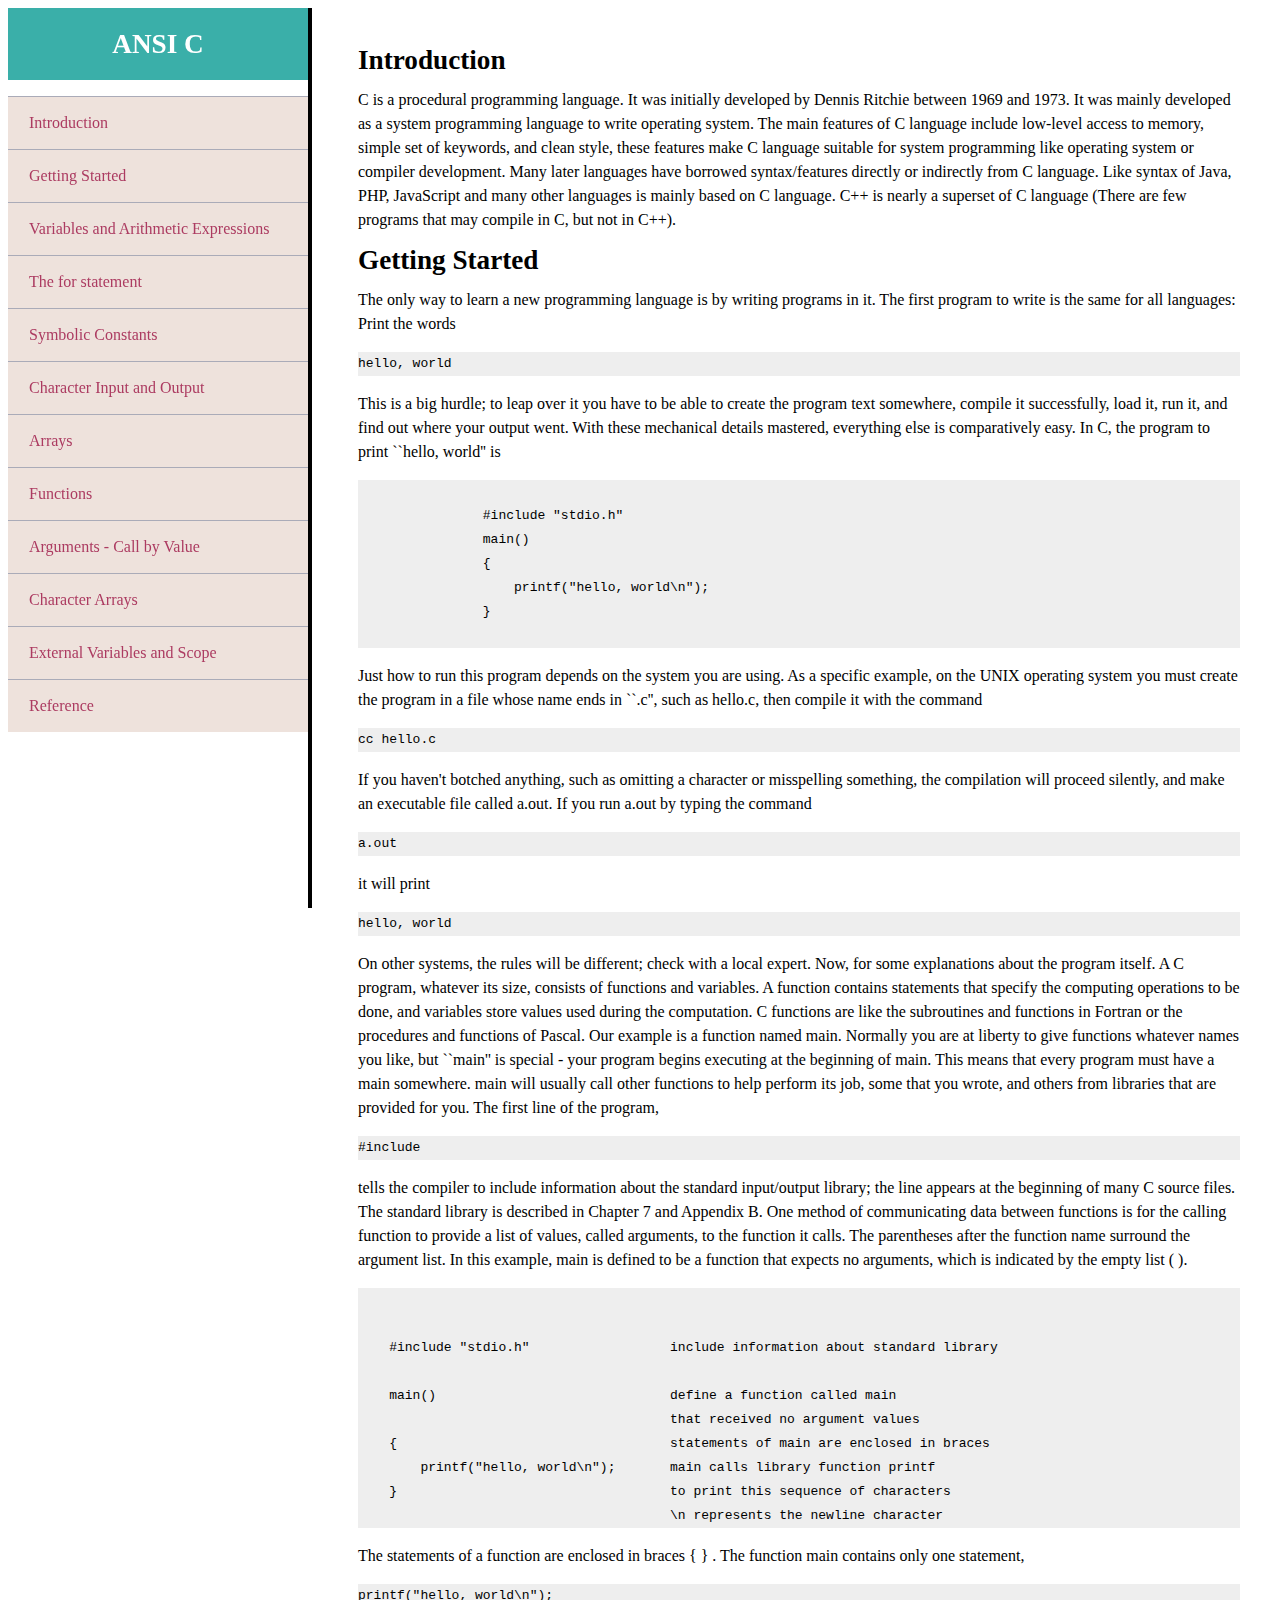
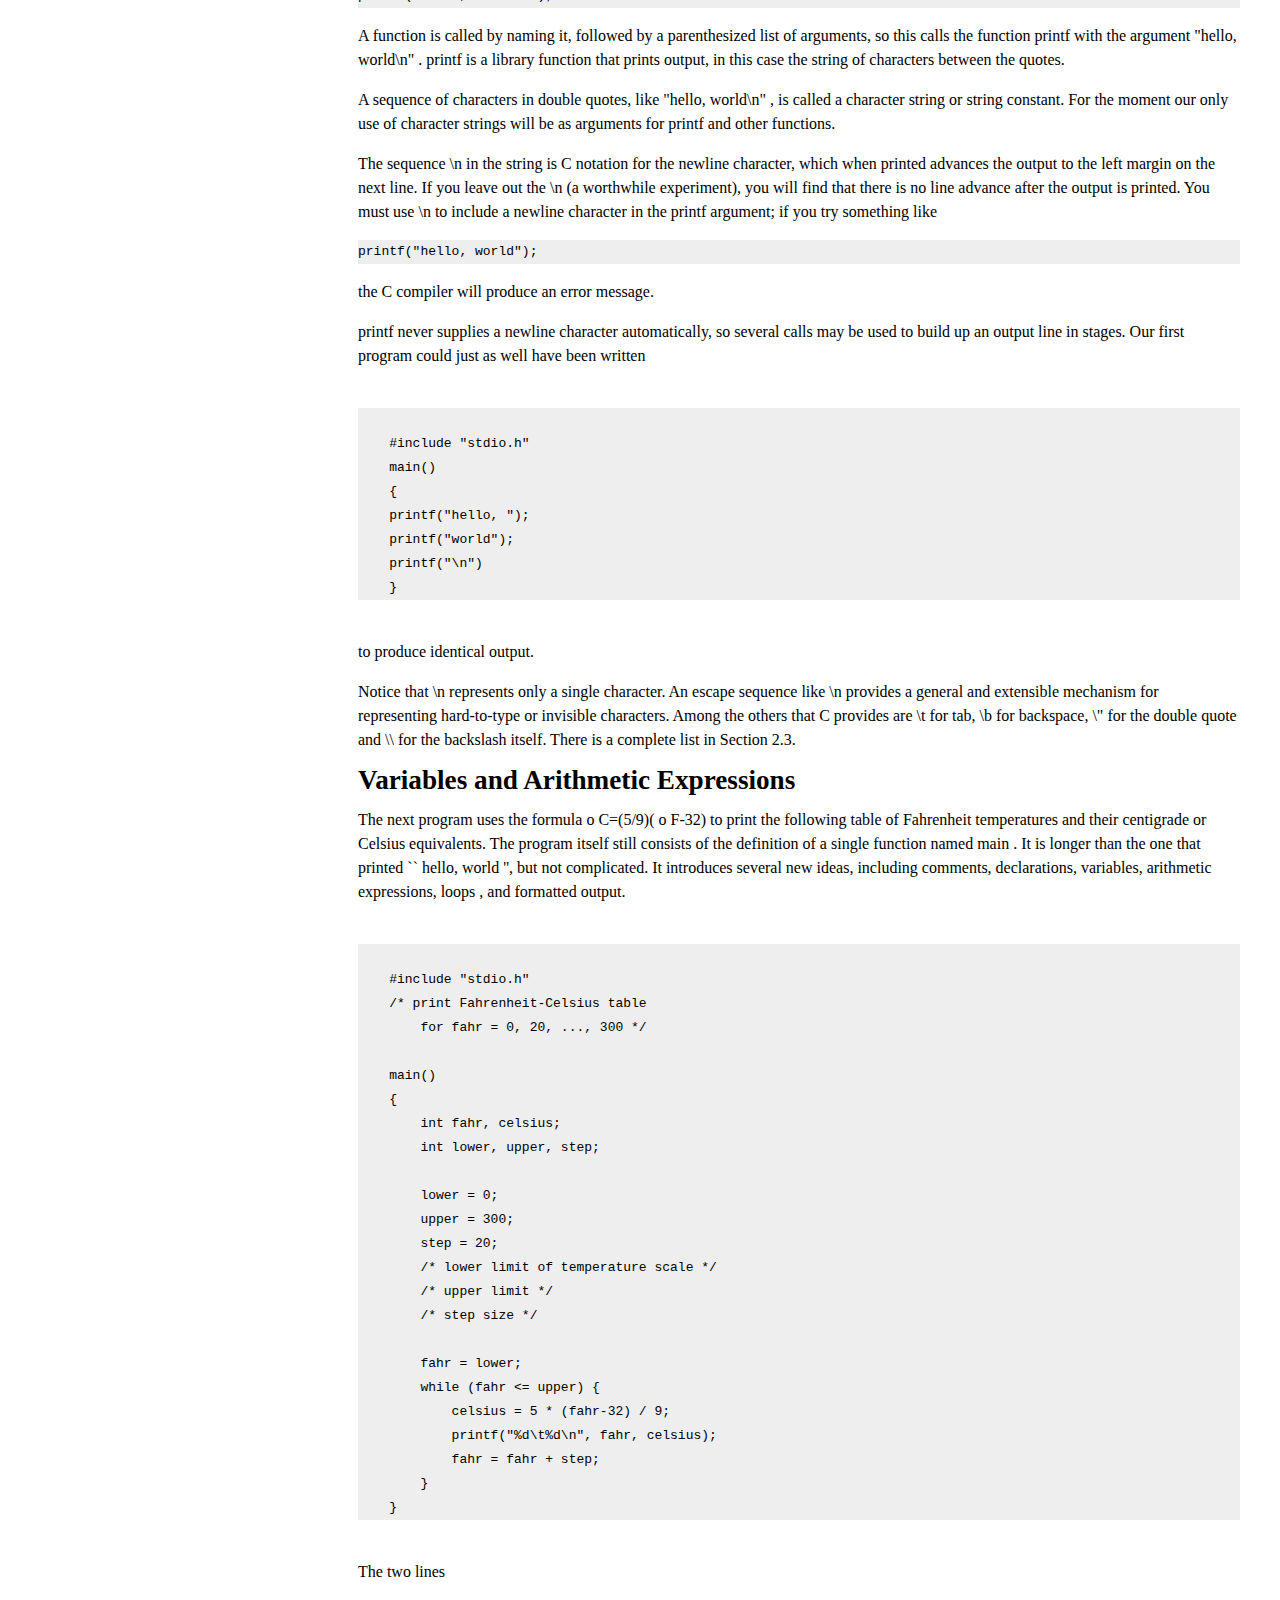
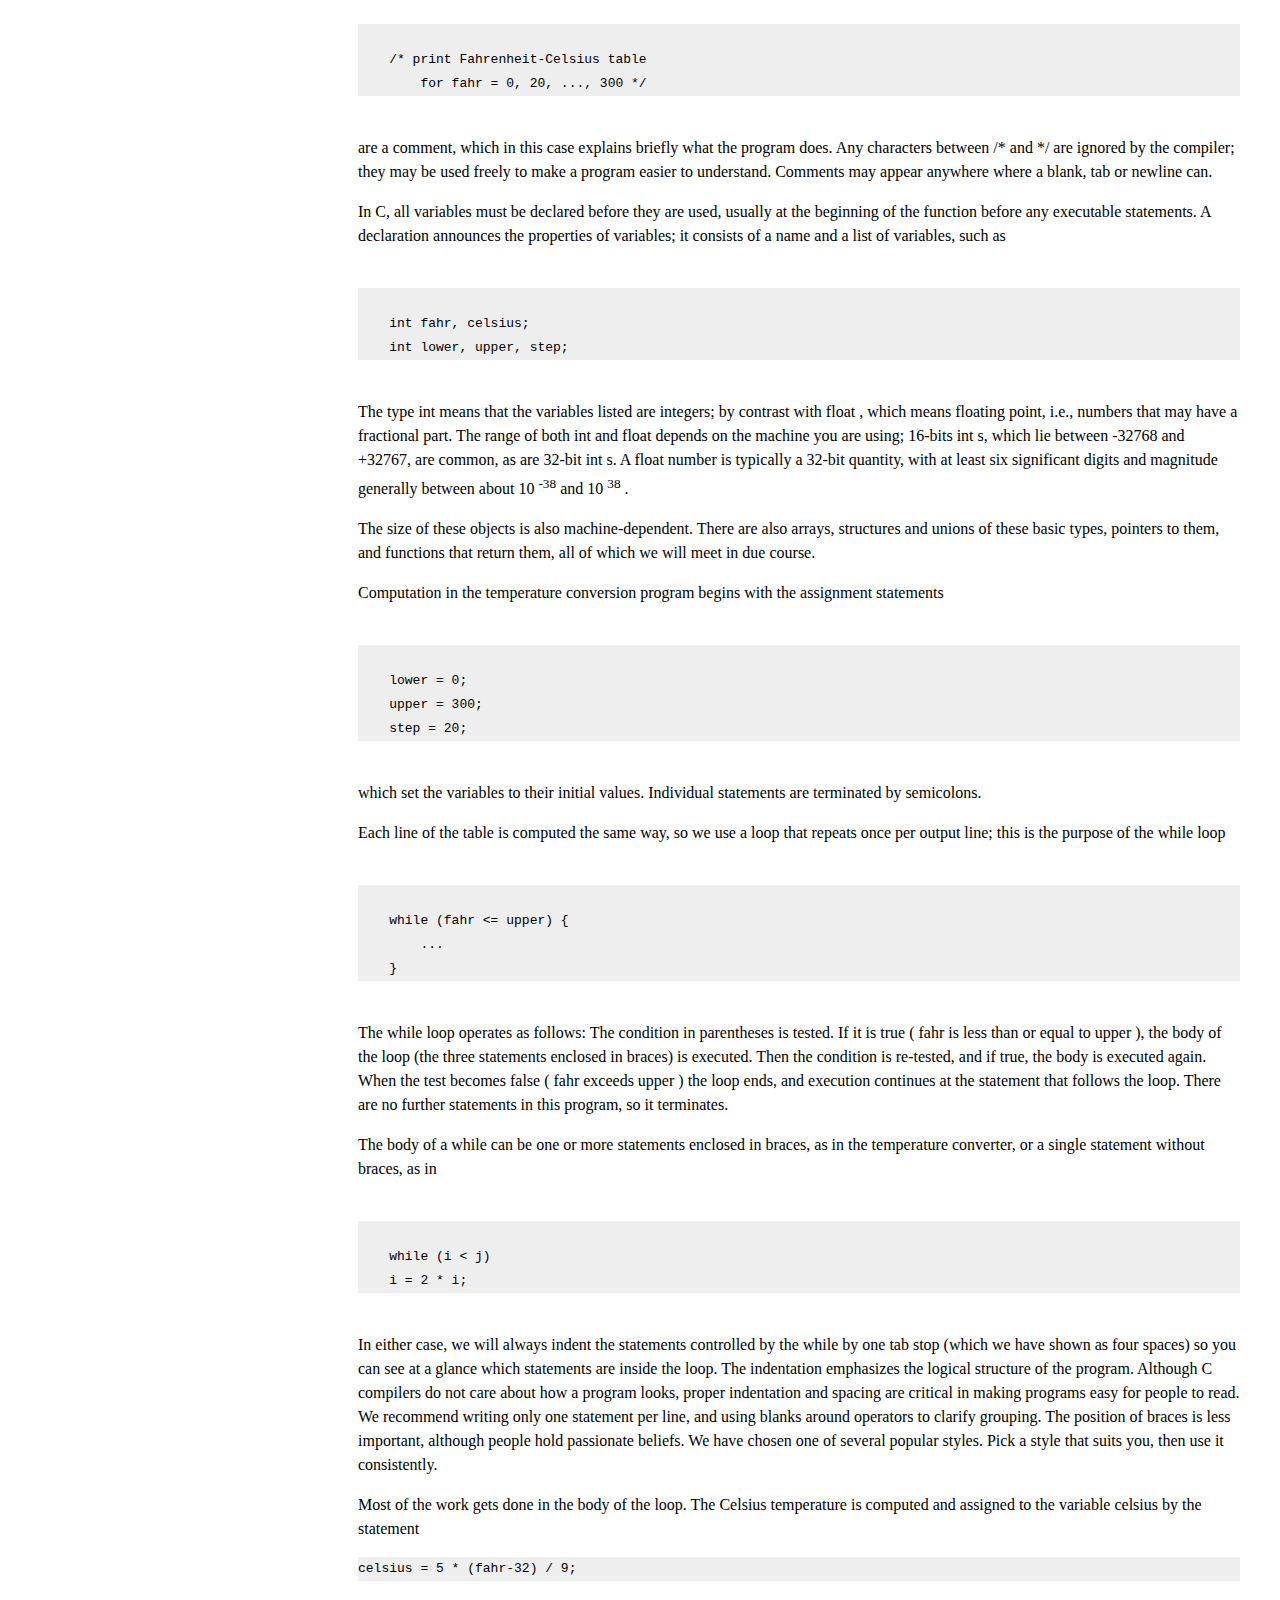
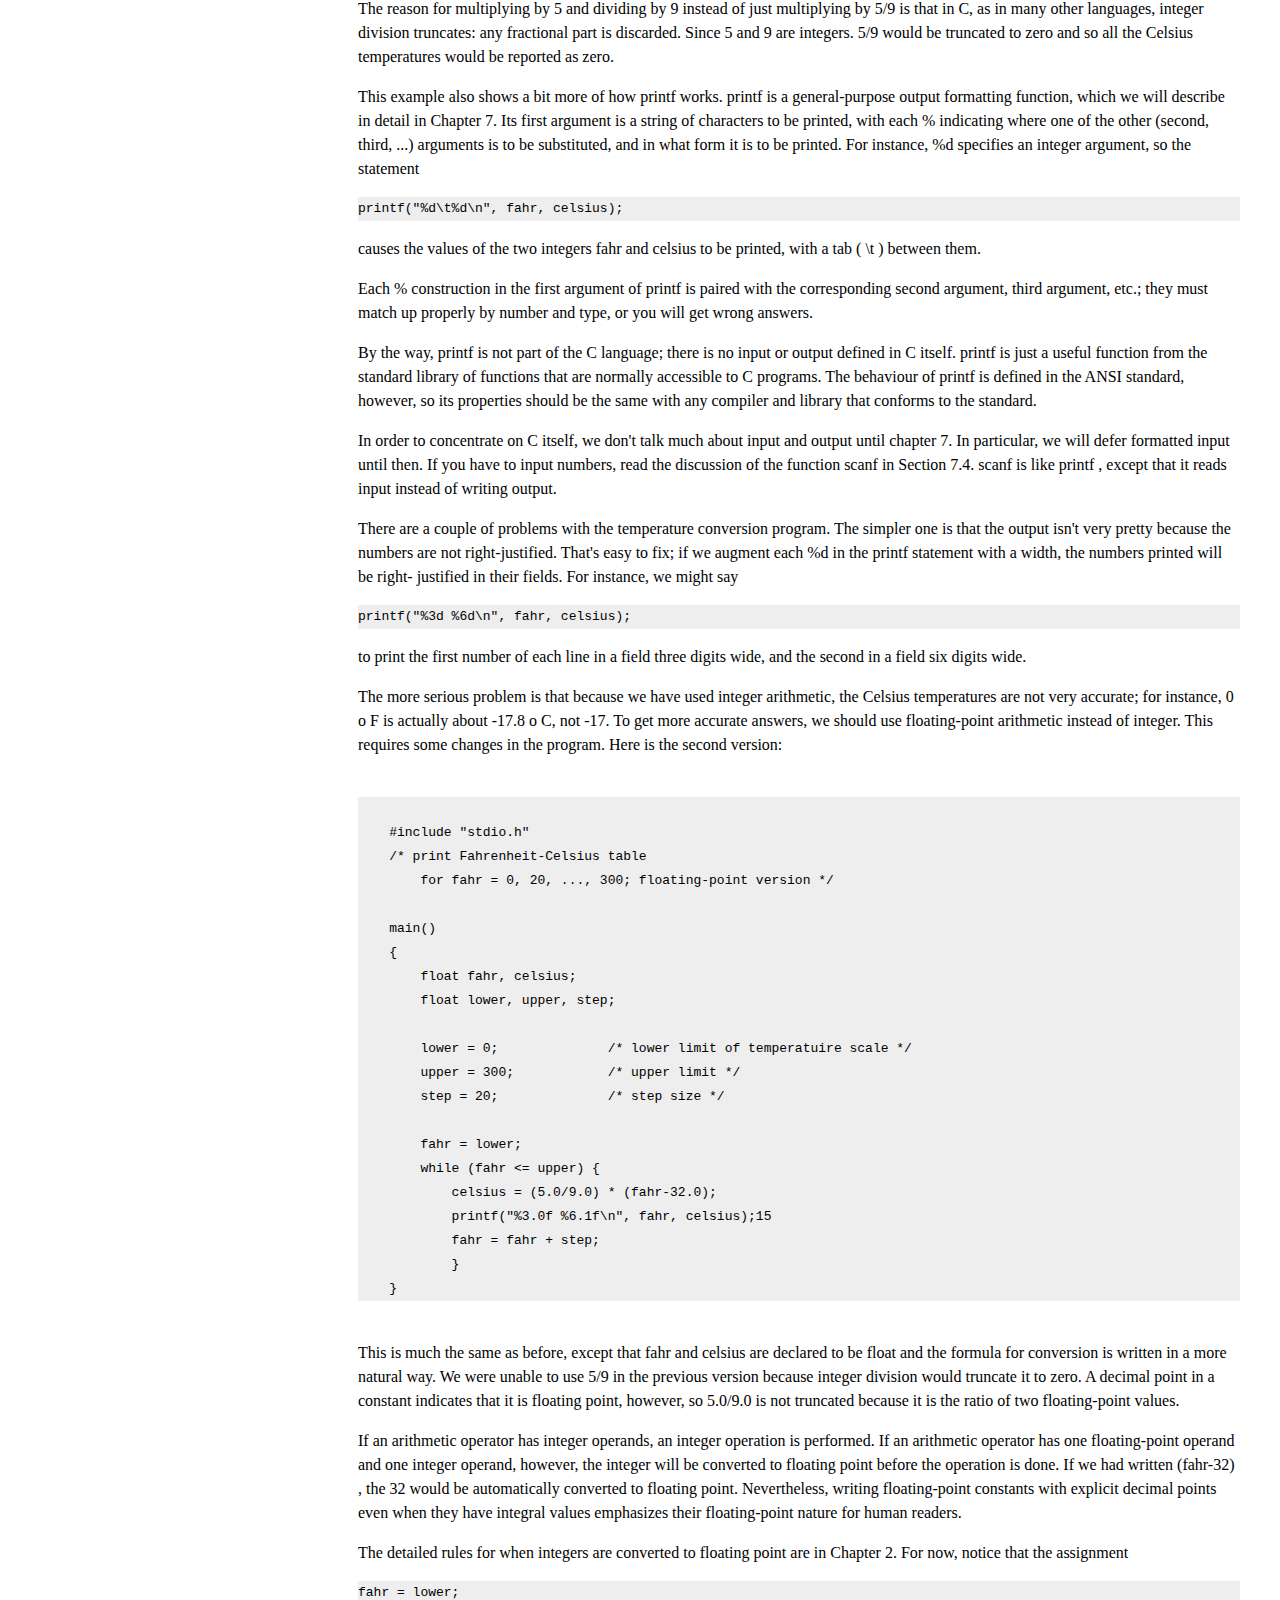
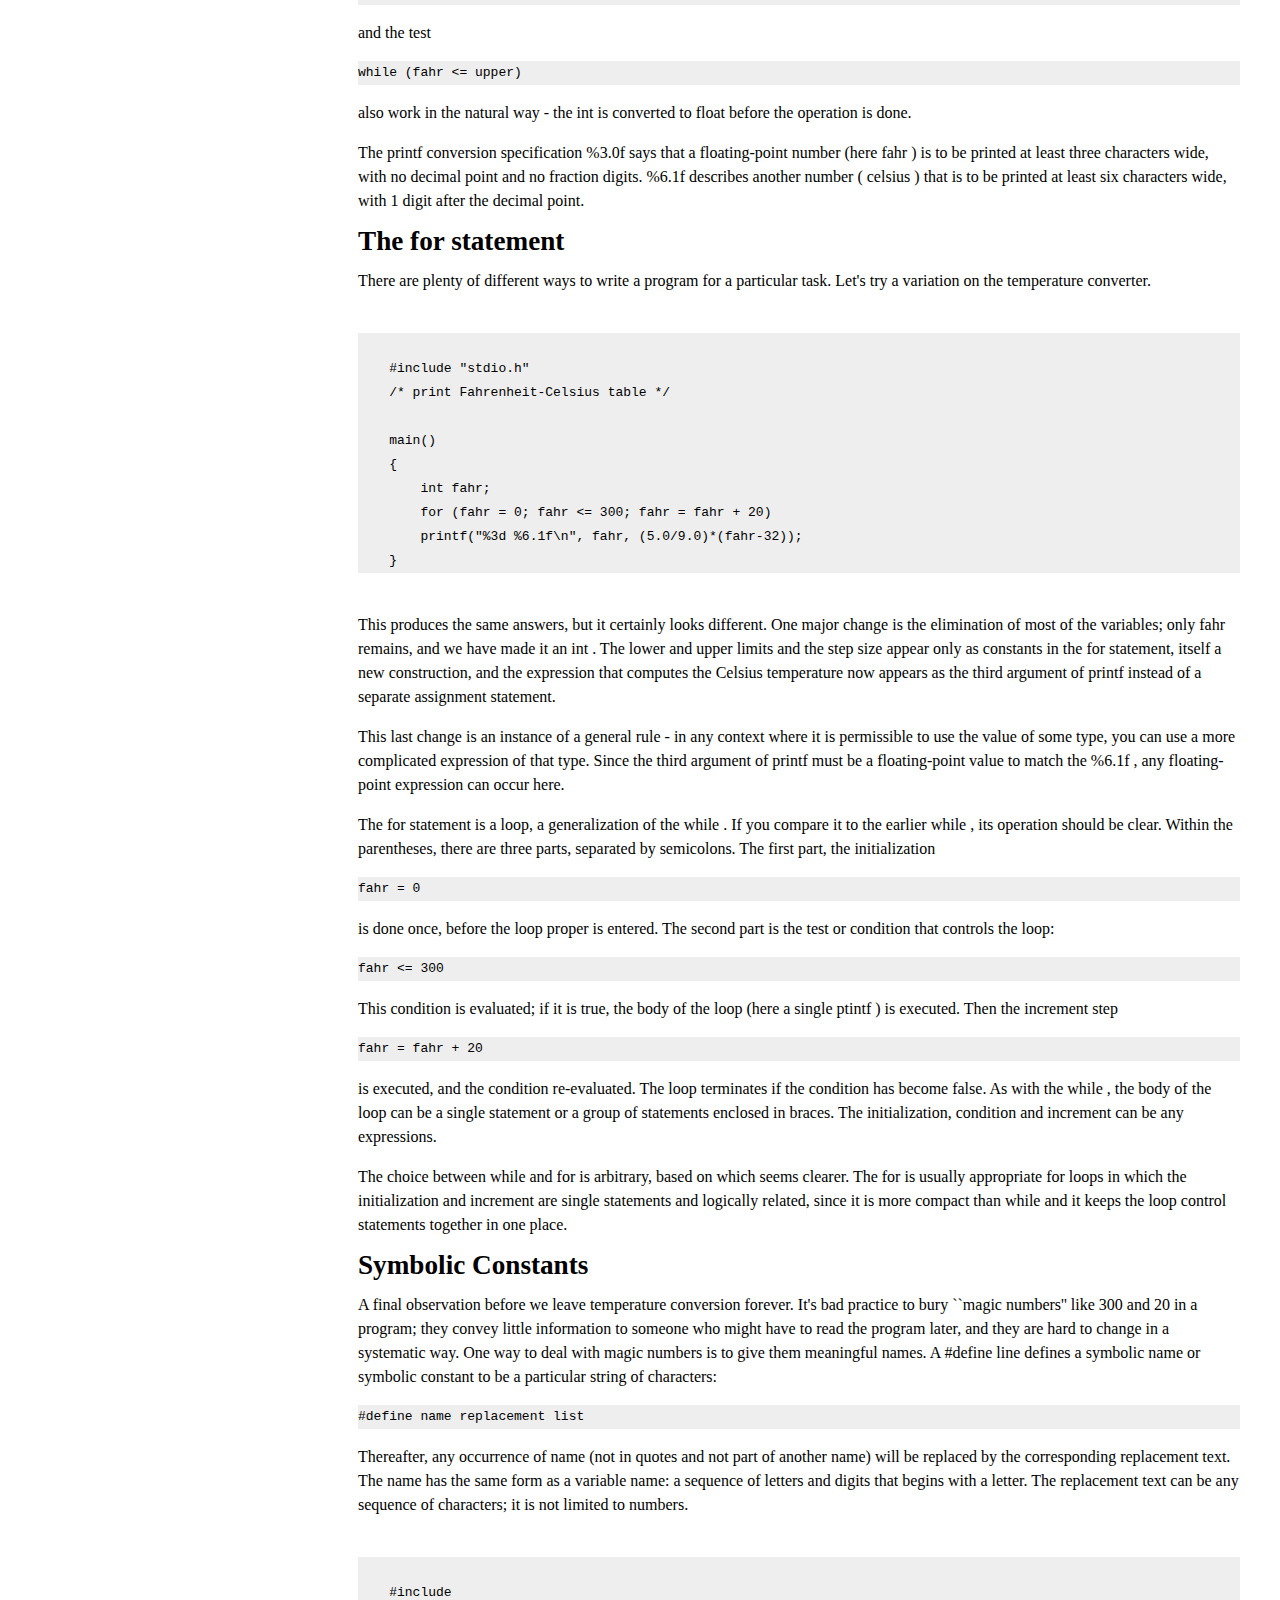
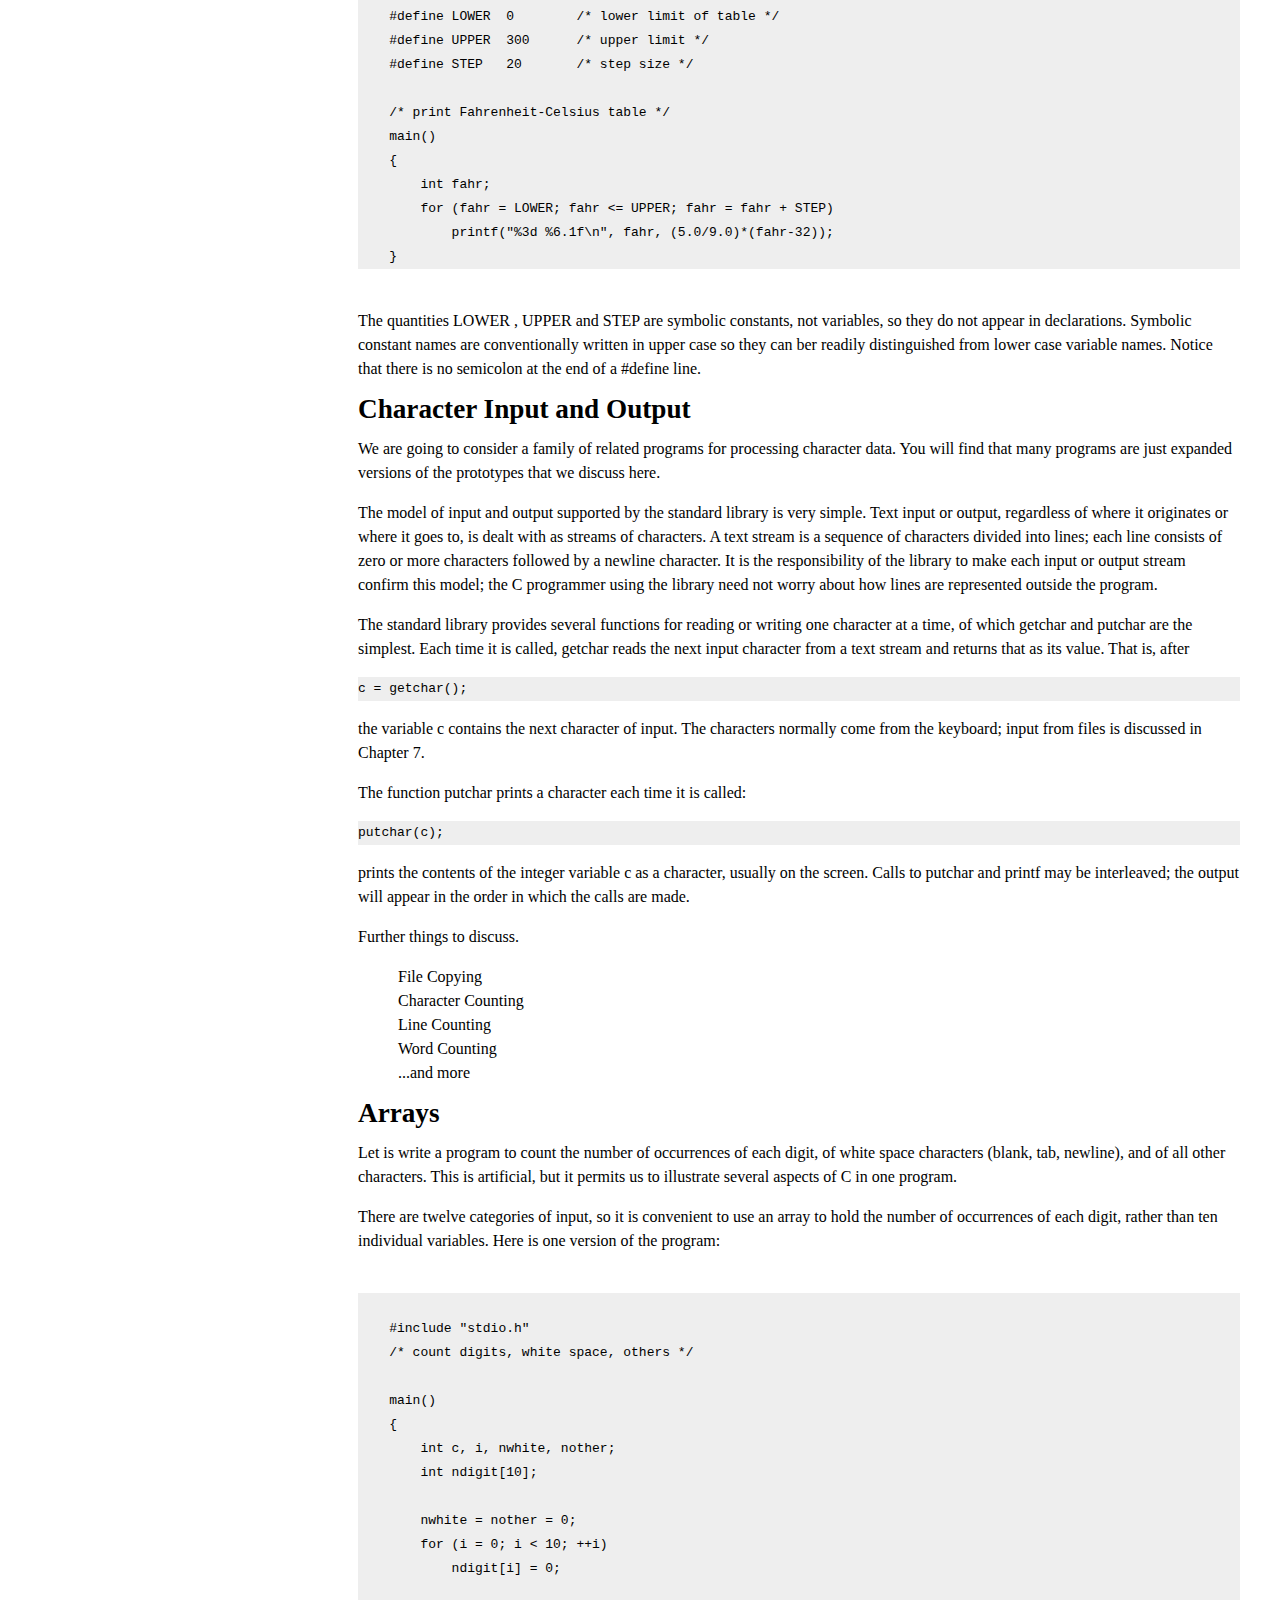
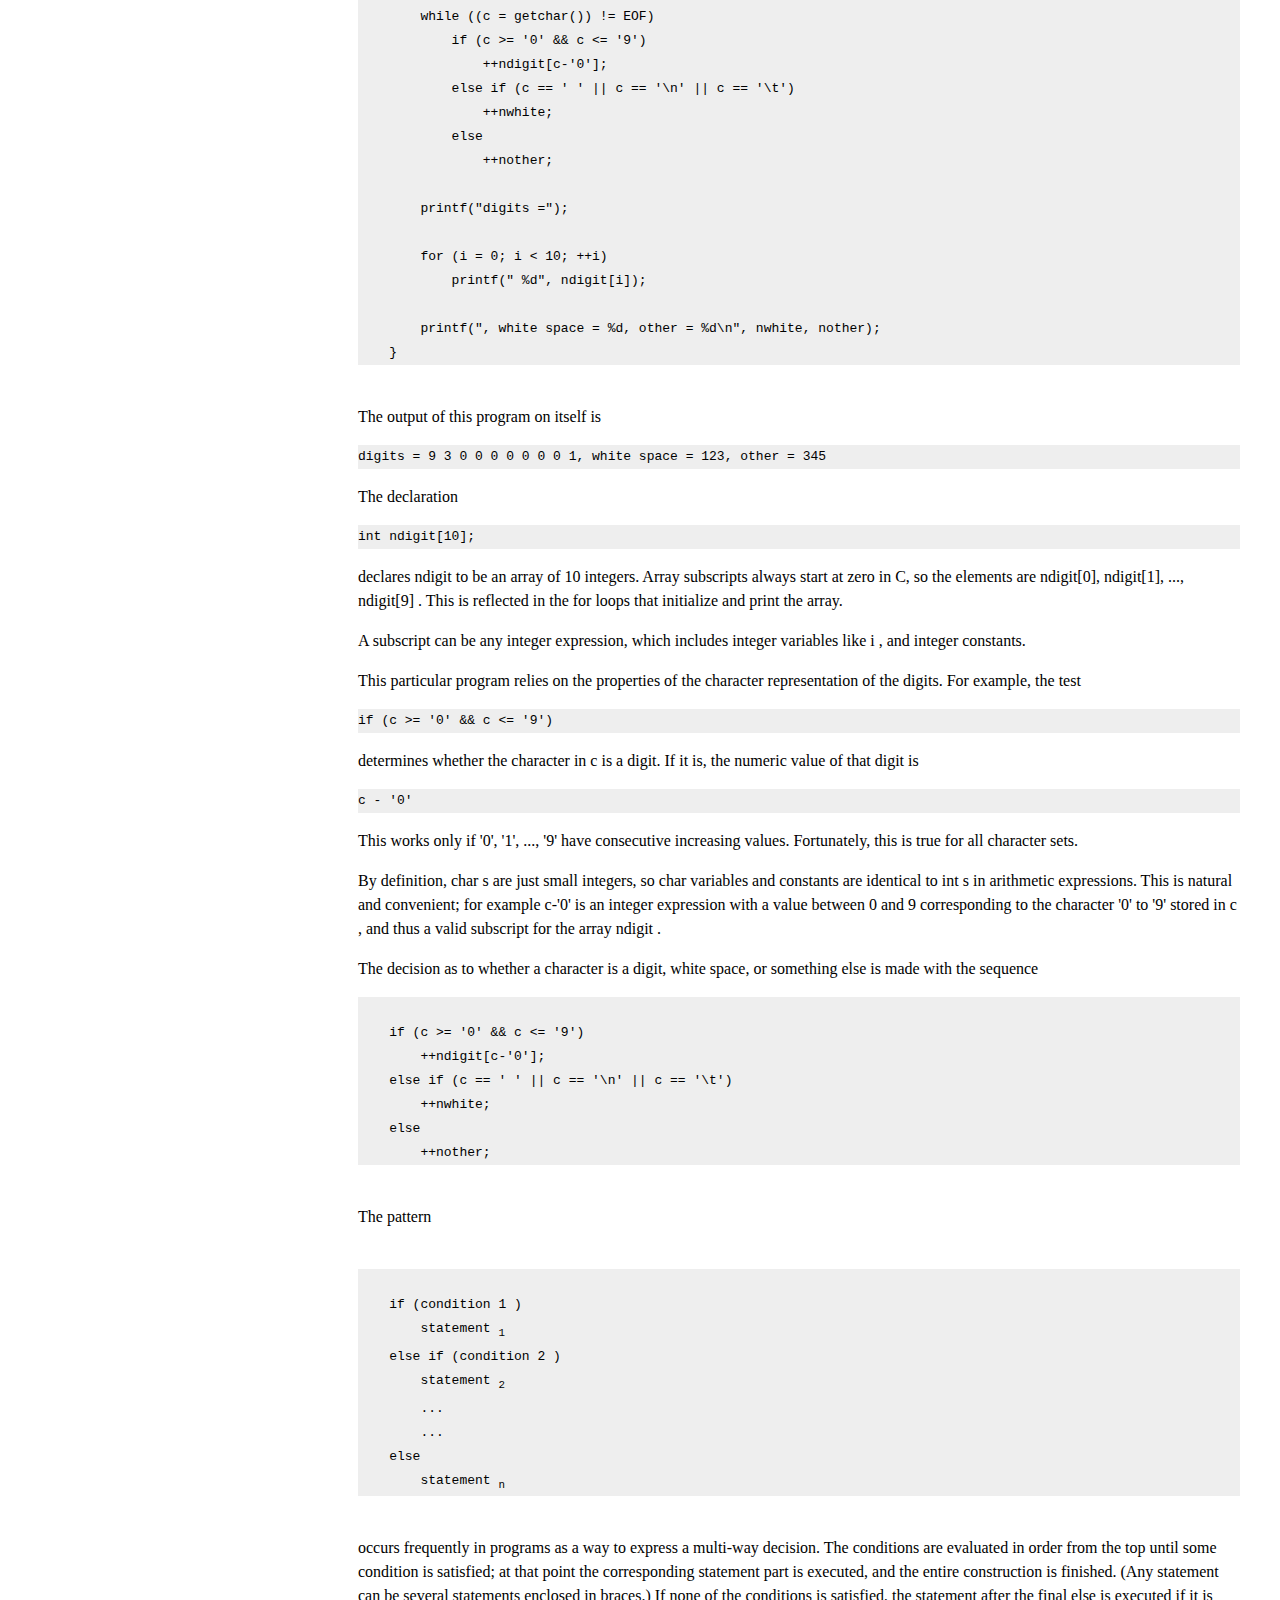
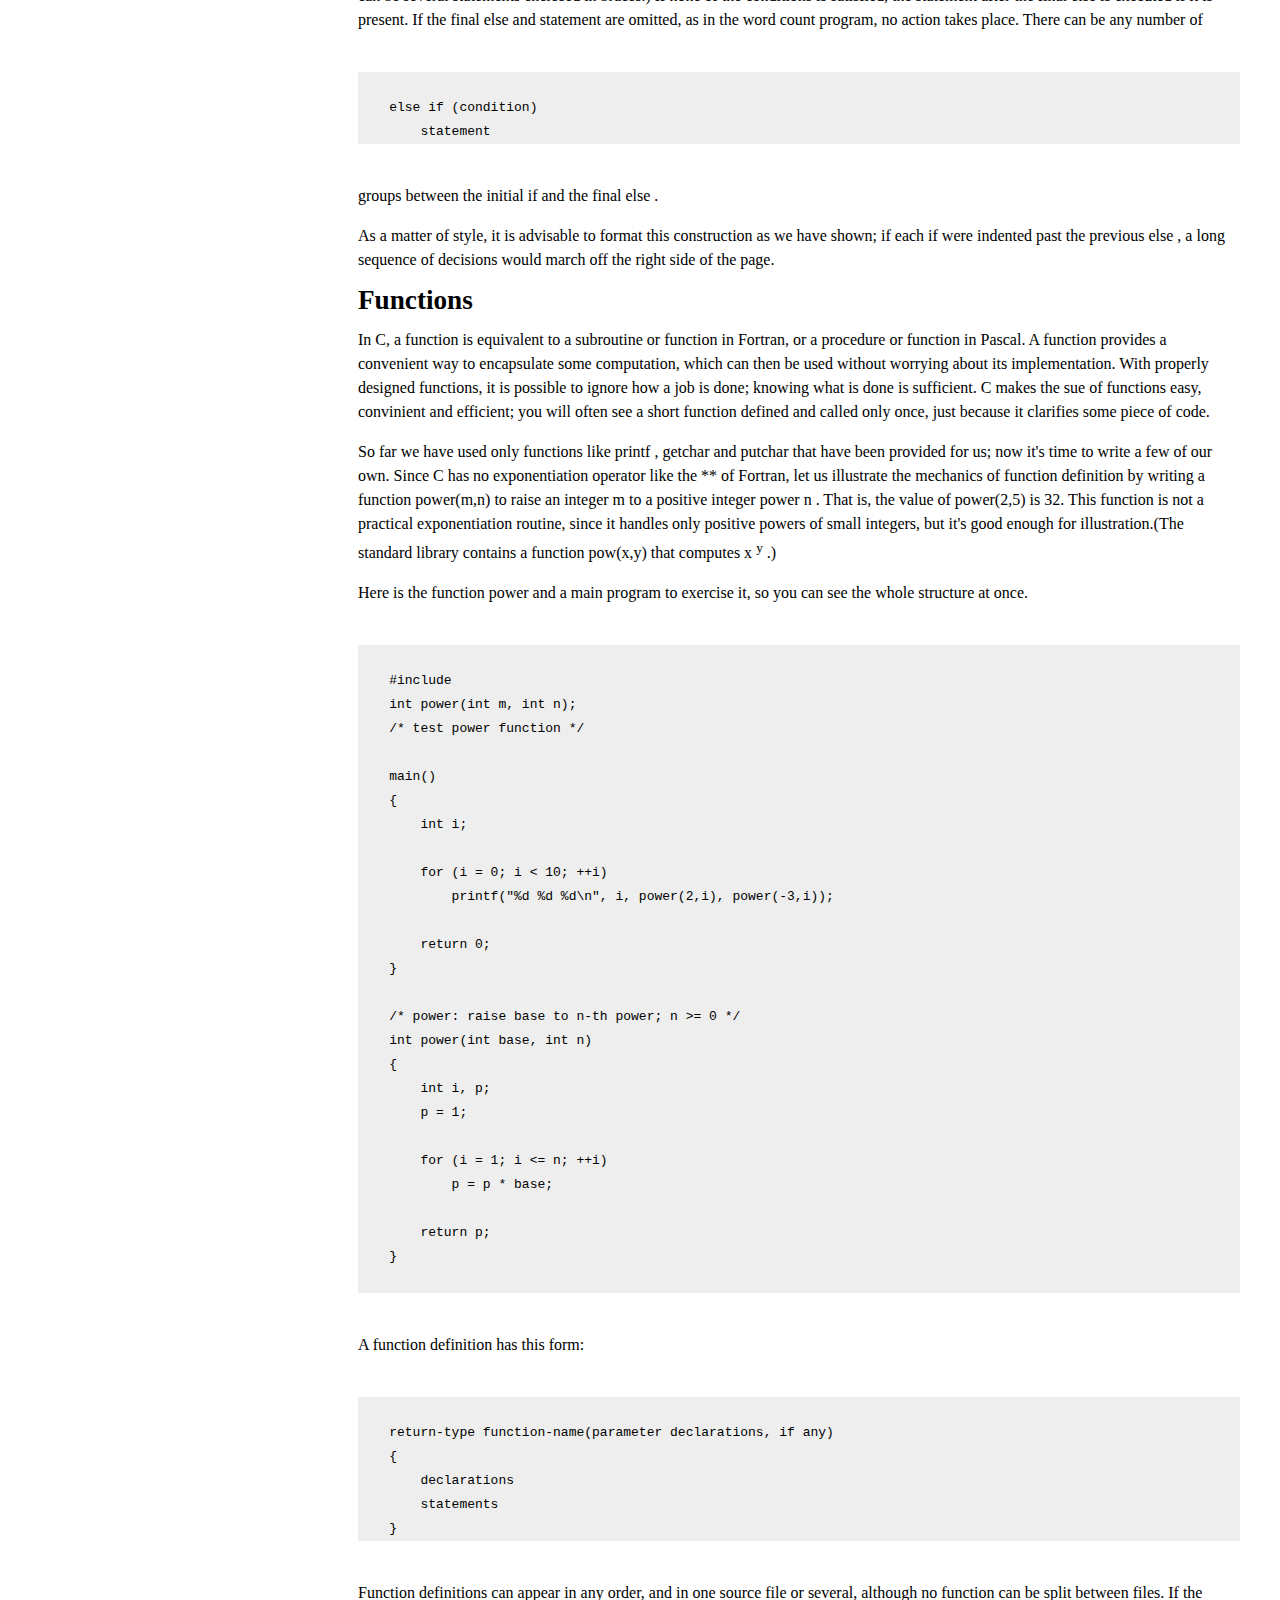
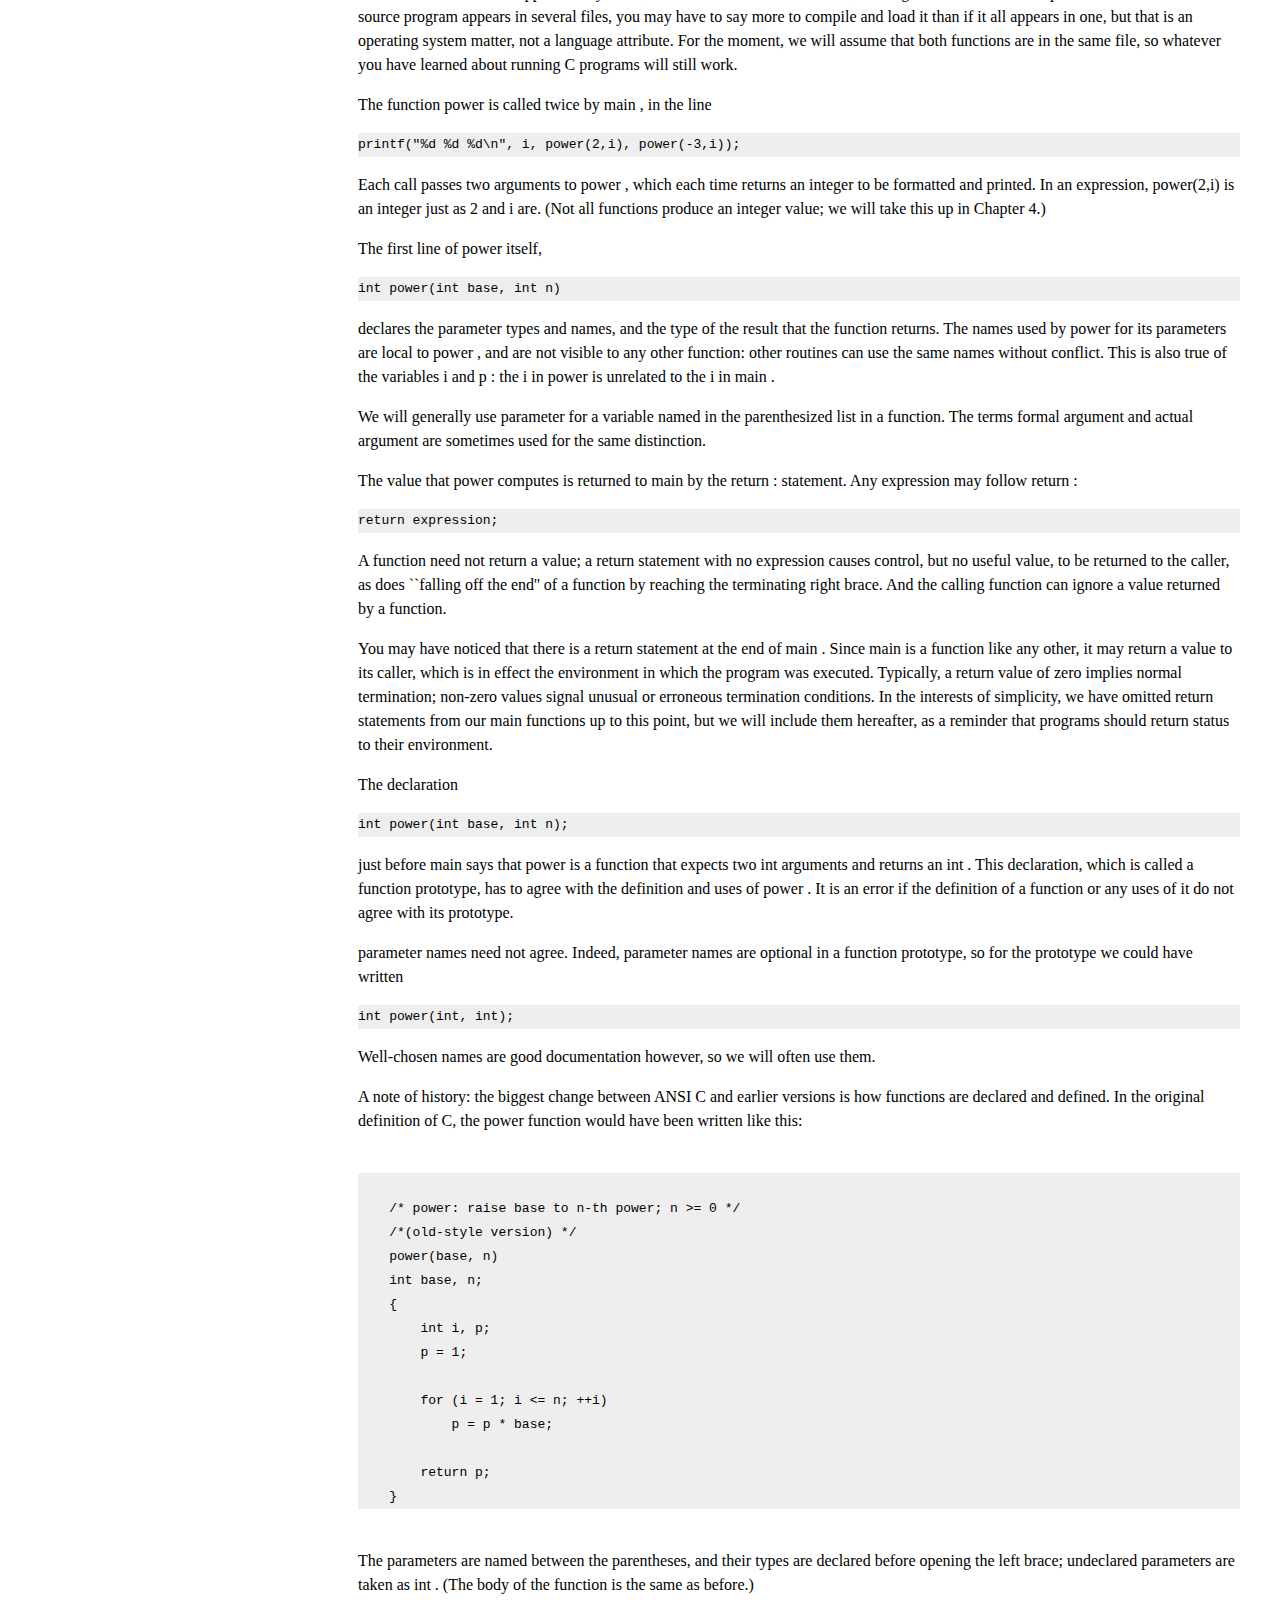
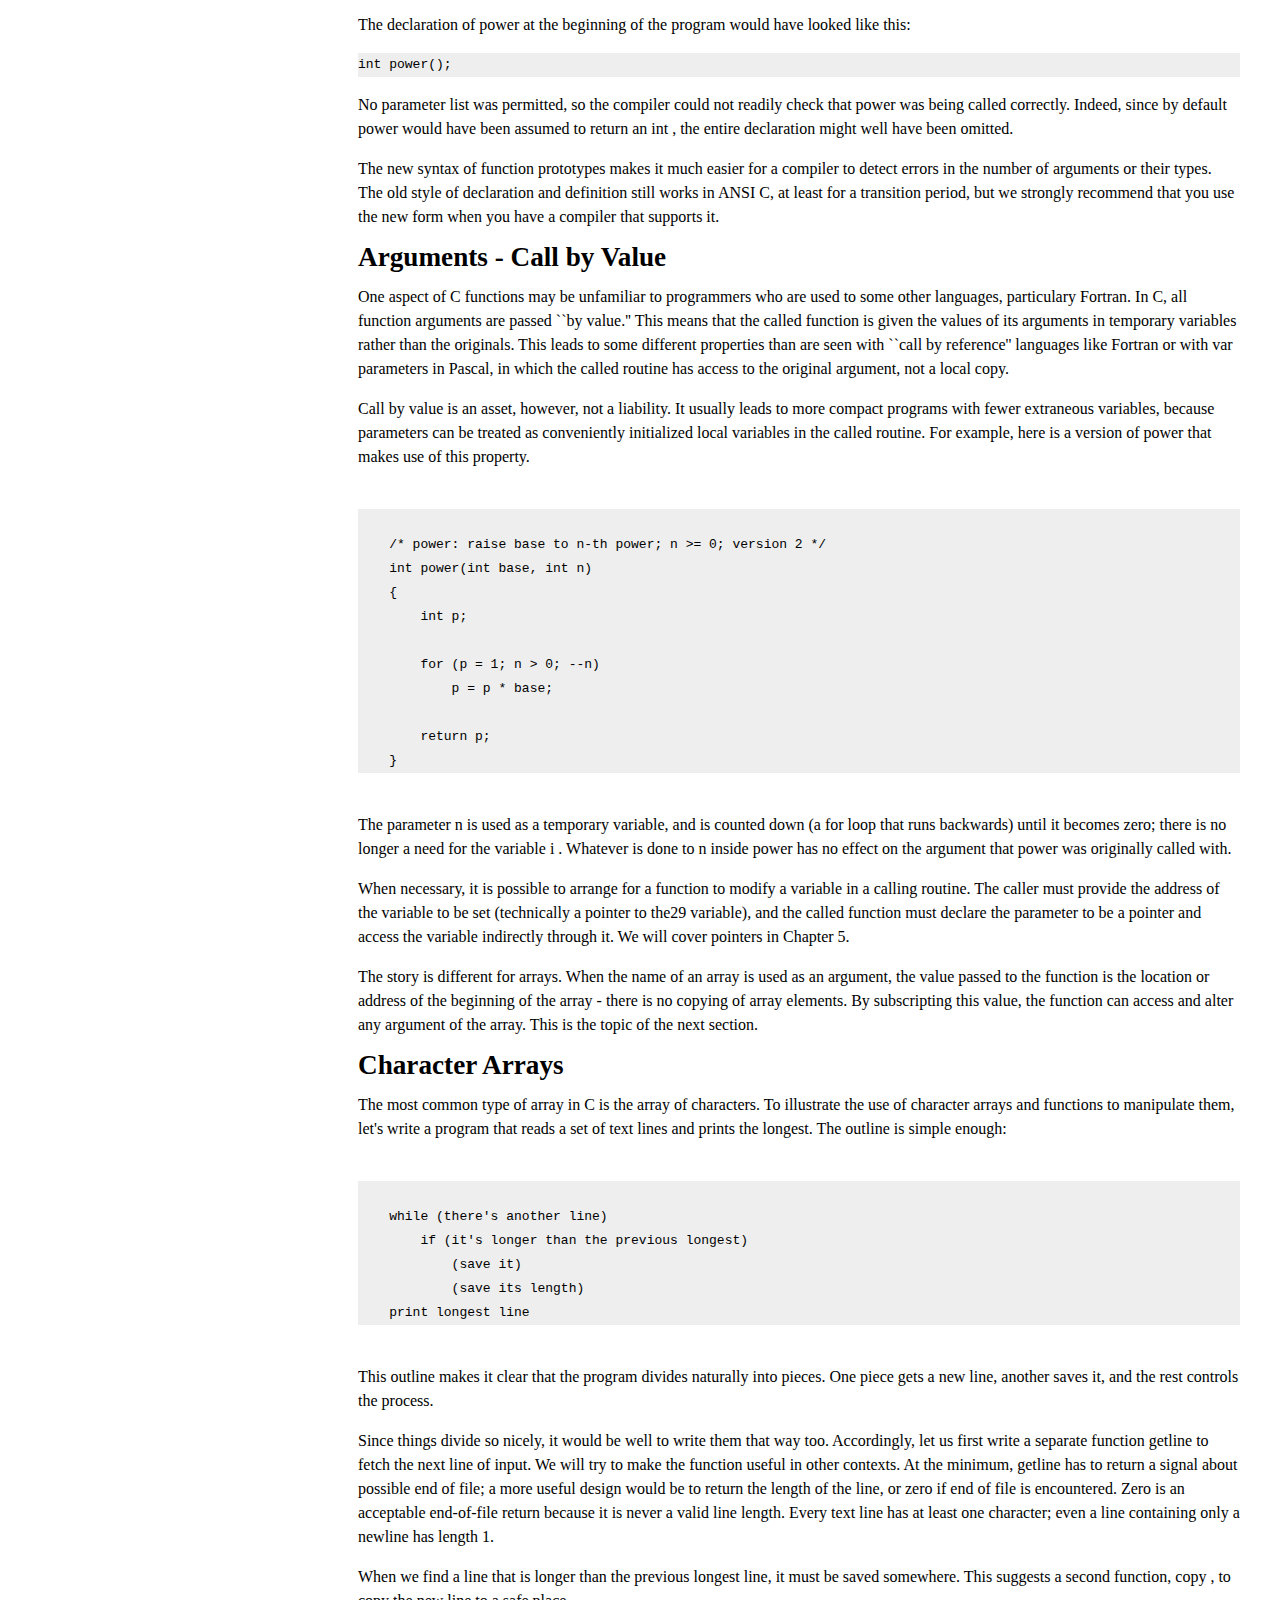
<file: Responsive Webpages/document/index.html>
<!DOCTYPE html>
<html lang="en" dir="ltr">
    <head>
        <meta charset="utf-8">
        <link rel="stylesheet" href="style.css">
        <title>ANSI C</title>
    </head>
    <body>

            <nav id="navbar">
                <header id="navbar-header">
                    ANSI C
                </header>
                <ul id="navbar-ul">
                    <li> <a class="nav-link" href="#Introduction">Introduction</a> </li>
                    <li> <a class="nav-link" href="#Getting_Started">Getting Started</a> </li>
                    <li> <a class="nav-link" href="#Variables_and_Arithmetic_Expressions">Variables and Arithmetic Expressions</a> </li>
                    <li> <a class="nav-link" href="#The_for_statement">The for statement</a> </li>
                    <li> <a class="nav-link" href="#Symbolic_Constants">Symbolic Constants</a> </li>
                    <li> <a class="nav-link" href="#Character_Input_and_Output">Character Input and Output</a> </li>
                    <li> <a class="nav-link" href="#Arrays">Arrays</a> </li>
                    <li> <a class="nav-link" href="#Functions">Functions</a> </li>
                    <li> <a class="nav-link" href="#Arguments_-_Call_by_Value">Arguments - Call by Value</a> </li>
                    <li> <a class="nav-link" href="#Character_Arrays">Character Arrays</a> </li>
                    <li> <a class="nav-link" href="#External_Variables_and_Scope">External Variables and Scope</a> </li>
                    <li> <a class="nav-link" href="#Reference">Reference</a> </li>
                </ul>
            </nav>

            <main id="main-doc">

            <section class="main-section" id="Introduction">
                <header class="section-header">
                    Introduction
                </header>

                <p>C is a procedural programming language. It was initially developed by Dennis Ritchie between 1969 and 1973. It was mainly developed as a system programming language to write operating system. The main features of C language include low-level access to memory, simple set of keywords, and clean style, these features make C language suitable for system programming like operating system or compiler development.
Many later languages have borrowed syntax/features directly or indirectly from C language. Like syntax of Java, PHP, JavaScript and many other languages is mainly based on C language. C++ is nearly a superset of C language (There are few programs that may compile in C, but not in C++).</p>

            </section>

            <section class="main-section" id="Getting_Started">
                <header class="section-header">
                    Getting Started
                </header>
                <p>The only way to learn a new programming language is by writing programs in it. The first
program to write is the same for all languages:
Print the words</p>

                <code>hello, world</code>

                <p>This is a big hurdle; to leap over it you have to be able to create the program text somewhere,
compile it successfully, load it, run it, and find out where your output went. With these
mechanical details mastered, everything else is comparatively easy.
In C, the program to print ``hello, world'' is</p>

            <pre><code>
                #include "stdio.h"
                main()
                {
                    printf("hello, world\n");
                }
                </code></pre>

                <p>Just how to run this program depends on the system you are using. As a specific example, on
the UNIX operating system you must create the program in a file whose name ends in ``.c'',
such as hello.c, then compile it with the command</p>

                <code>cc hello.c</code>

                <p>If you haven't botched anything, such as omitting a character or misspelling something, the
compilation will proceed silently, and make an executable file called a.out. If you run a.out
by typing the command</p>

                <code>a.out</code>

                <p>it will print</p>

                <code>hello, world</code>

                <p>On other systems, the rules will be different; check with a local expert.
Now, for some explanations about the program itself. A C program, whatever its size, consists
of functions and variables. A function contains statements that specify the computing
operations to be done, and variables store values used during the computation. C functions are
like the subroutines and functions in Fortran or the procedures and functions of Pascal. Our
example is a function named main. Normally you are at liberty to give functions whatever
names you like, but ``main'' is special - your program begins executing at the beginning of
main. This means that every program must have a main somewhere.
main will usually call other functions to help perform its job, some that you wrote, and others
from libraries that are provided for you. The first line of the program,</p>

                <pre><code>#include <stdio.h></code></pre>

                <p>tells the compiler to include information about the standard input/output library; the line
appears at the beginning of many C source files. The standard library is described in Chapter 7
and Appendix B.
One method of communicating data between functions is for the calling function to provide a
list of values, called arguments, to the function it calls. The parentheses after the function name
surround the argument list. In this example, main is defined to be a function that expects no
arguments, which is indicated by the empty list ( ).</p>

<pre><code>

    #include "stdio.h"                  include information about standard library

    main()                              define a function called main
                                        that received no argument values
    {                                   statements of main are enclosed in braces
        printf("hello, world\n");       main calls library function printf
    }                                   to print this sequence of characters
                                        \n represents the newline character
</code></pre>

<p>The statements of a function are enclosed in braces { } . The function main contains only one
statement,</p>
<code>printf("hello, world\n");</code>
<p>A function is called by naming it, followed by a parenthesized list of arguments, so this calls
the function printf with the argument "hello, world\n" . printf is a library function that
prints output, in this case the string of characters between the quotes.</p>

<p>A sequence of characters in double quotes, like "hello, world\n" , is called a character
string or string constant. For the moment our only use of character strings will be as
arguments for printf and other functions.</p>

<p>The sequence \n in the string is C notation for the newline character, which when printed
advances the output to the left margin on the next line. If you leave out the \n (a worthwhile
experiment), you will find that there is no line advance after the output is printed. You must
use \n to include a newline character in the printf argument; if you try something like</p>

<code>printf("hello, world");</code>

<p>the C compiler will produce an error message.</p>

<p>printf never supplies a newline character automatically, so several calls may be used to build
up an output line in stages. Our first program could just as well have been written</p>

<pre> <code>
    #include "stdio.h"
    main()
    {
    printf("hello, ");
    printf("world");
    printf("\n")
    }
</code> </pre>

<p>to produce identical output.</p>

<p>Notice that \n represents only a single character. An escape sequence like \n provides a
general and extensible mechanism for representing hard-to-type or invisible characters. Among
the others that C provides are \t for tab, \b for backspace, \" for the double quote and \\ for
the backslash itself. There is a complete list in Section 2.3.</p>

            </section>

            <section class="main-section" id="Variables_and_Arithmetic_Expressions">
                <header class="section-header">
                    Variables and Arithmetic Expressions
                </header>

                <p>The next program uses the formula o C=(5/9)( o F-32) to print the following table of Fahrenheit
temperatures and their centigrade or Celsius equivalents. The program itself still consists of the definition of a single function named main . It is longer
than the one that printed `` hello, world '', but not complicated. It introduces several new
ideas, including comments, declarations, variables, arithmetic expressions, loops , and
formatted output.</p>

<pre> <code>
    #include "stdio.h"
    /* print Fahrenheit-Celsius table
        for fahr = 0, 20, ..., 300 */

    main()
    {
        int fahr, celsius;
        int lower, upper, step;

        lower = 0;
        upper = 300;
        step = 20;
        /* lower limit of temperature scale */
        /* upper limit */
        /* step size */

        fahr = lower;
        while (fahr <= upper) {
            celsius = 5 * (fahr-32) / 9;
            printf("%d\t%d\n", fahr, celsius);
            fahr = fahr + step;
        }
    }
</code> </pre>

<p>The two lines</p>

<pre> <code>
    /* print Fahrenheit-Celsius table
        for fahr = 0, 20, ..., 300 */
</code> </pre>

<p>are a comment, which in this case explains briefly what the program does. Any characters
between /* and */ are ignored by the compiler; they may be used freely to make a program
easier to understand. Comments may appear anywhere where a blank, tab or newline can.</p>

<p>In C, all variables must be declared before they are used, usually at the beginning of the
function before any executable statements. A declaration announces the properties of
variables; it consists of a name and a list of variables, such as</p>

<pre> <code>
    int fahr, celsius;
    int lower, upper, step;
</code> </pre>

<p>The type int means that the variables listed are integers; by contrast with float , which means
floating point, i.e., numbers that may have a fractional part. The range of both int and float
depends on the machine you are using; 16-bits int s, which lie between -32768 and +32767,
are common, as are 32-bit int s. A float number is typically a 32-bit quantity, with at least six
significant digits and magnitude generally between about 10 <sup>-38</sup> and 10 <sup>38</sup> .</p>

<p>The size of these objects is also machine-dependent. There are also arrays, structures and
unions of these basic types, pointers to them, and functions that return them, all of which we
will meet in due course.</p>

<p>Computation in the temperature conversion program begins with the assignment statements</p>

<pre> <code>
    lower = 0;
    upper = 300;
    step = 20;
</code> </pre>

<p>which set the variables to their initial values. Individual statements are terminated by
semicolons.</p>

<p>Each line of the table is computed the same way, so we use a loop that repeats once per output
line; this is the purpose of the while loop</p>

<pre> <code>
    while (fahr <= upper) {
        ...
    }
</code> </pre>

<p>The while loop operates as follows: The condition in parentheses is tested. If it is true ( fahr
is less than or equal to upper ), the body of the loop (the three statements enclosed in braces) is
executed. Then the condition is re-tested, and if true, the body is executed again. When the test
becomes false ( fahr exceeds upper ) the loop ends, and execution continues at the statement
that follows the loop. There are no further statements in this program, so it terminates.</p>

<p>The body of a while can be one or more statements enclosed in braces, as in the temperature
converter, or a single statement without braces, as in</p>

<pre> <code>
    while (i < j)
    i = 2 * i;
</code> </pre>

<p>In either case, we will always indent the statements controlled by the while by one tab stop
(which we have shown as four spaces) so you can see at a glance which statements are inside
the loop. The indentation emphasizes the logical structure of the program. Although C
compilers do not care about how a program looks, proper indentation and spacing are critical
in making programs easy for people to read. We recommend writing only one statement per
line, and using blanks around operators to clarify grouping. The position of braces is less
important, although people hold passionate beliefs. We have chosen one of several popular
styles. Pick a style that suits you, then use it consistently.</p>

<p>Most of the work gets done in the body of the loop. The Celsius temperature is computed and
assigned to the variable celsius by the statement</p>

<code>celsius = 5 * (fahr-32) / 9;</code>

<p>The reason for multiplying by 5 and dividing by 9 instead of just multiplying by 5/9 is that in
C, as in many other languages, integer division truncates: any fractional part is discarded.
Since 5 and 9 are integers. 5/9 would be truncated to zero and so all the Celsius temperatures
would be reported as zero.</p>

<p>This example also shows a bit more of how printf works. printf is a general-purpose
output formatting function, which we will describe in detail in Chapter 7. Its first argument is a
string of characters to be printed, with each % indicating where one of the other (second, third,
...) arguments is to be substituted, and in what form it is to be printed. For instance, %d
specifies an integer argument, so the statement</p>

<code>printf("%d\t%d\n", fahr, celsius);</code>

<p>causes the values of the two integers fahr and celsius to be printed, with a tab ( \t ) between
them.</p>

<p>Each % construction in the first argument of printf is paired with the corresponding second
argument, third argument, etc.; they must match up properly by number and type, or you will
get wrong answers.</p>

<p>By the way, printf is not part of the C language; there is no input or output defined in C
itself. printf is just a useful function from the standard library of functions that are normally
accessible to C programs. The behaviour of printf is defined in the ANSI standard, however,
so its properties should be the same with any compiler and library that conforms to the
standard.</p>

<p>In order to concentrate on C itself, we don't talk much about input and output until chapter 7.
In particular, we will defer formatted input until then. If you have to input numbers, read the
discussion of the function scanf in Section 7.4. scanf is like printf , except that it reads
input instead of writing output.</p>

<p>There are a couple of problems with the temperature conversion program. The simpler one is
that the output isn't very pretty because the numbers are not right-justified. That's easy to fix; if
we augment each %d in the printf statement with a width, the numbers printed will be right-
justified in their fields. For instance, we might say</p>

<code>printf("%3d %6d\n", fahr, celsius);</code>

<p>to print the first number of each line in a field three digits wide, and the second in a field six
digits wide.</p>

<p>The more serious problem is that because we have used integer arithmetic, the Celsius
temperatures are not very accurate; for instance, 0 o F is actually about -17.8 o C, not -17. To get
more accurate answers, we should use floating-point arithmetic instead of integer. This
requires some changes in the program. Here is the second version:</p>

<pre> <code>
    #include "stdio.h"
    /* print Fahrenheit-Celsius table
        for fahr = 0, 20, ..., 300; floating-point version */

    main()
    {
        float fahr, celsius;
        float lower, upper, step;

        lower = 0;              /* lower limit of temperatuire scale */
        upper = 300;            /* upper limit */
        step = 20;              /* step size */

        fahr = lower;
        while (fahr <= upper) {
            celsius = (5.0/9.0) * (fahr-32.0);
            printf("%3.0f %6.1f\n", fahr, celsius);15
            fahr = fahr + step;
            }
    }
</code> </pre>

<p>This is much the same as before, except that fahr and celsius are declared to be float and
the formula for conversion is written in a more natural way. We were unable to use 5/9 in the
previous version because integer division would truncate it to zero. A decimal point in a
constant indicates that it is floating point, however, so 5.0/9.0 is not truncated because it is
the ratio of two floating-point values.</p>

<p>If an arithmetic operator has integer operands, an integer operation is performed. If an
arithmetic operator has one floating-point operand and one integer operand, however, the
integer will be converted to floating point before the operation is done. If we had written
(fahr-32) , the 32 would be automatically converted to floating point. Nevertheless, writing
floating-point constants with explicit decimal points even when they have integral values
emphasizes their floating-point nature for human readers.</p>

<p>The detailed rules for when integers are converted to floating point are in Chapter 2. For now,
notice that the assignment</p>

<code>fahr = lower;</code>

<p>and the test</p>

<code>while (fahr <= upper)</code>

<p>also work in the natural way - the int is converted to float before the operation is done.</p>

<p>The printf conversion specification %3.0f says that a floating-point number (here fahr ) is to
be printed at least three characters wide, with no decimal point and no fraction digits. %6.1f
describes another number ( celsius ) that is to be printed at least six characters wide, with 1
digit after the decimal point.</p>

            </section>

            <section class="main-section" id="The_for_statement">
                <header class="section-header">
                    The for statement
                </header>

                <p>There are plenty of different ways to write a program for a particular task. Let's try a variation
on the temperature converter.</p>

<pre> <code>
    #include "stdio.h"
    /* print Fahrenheit-Celsius table */

    main()
    {
        int fahr;
        for (fahr = 0; fahr <= 300; fahr = fahr + 20)
        printf("%3d %6.1f\n", fahr, (5.0/9.0)*(fahr-32));
    }
</code> </pre>

<p>This produces the same answers, but it certainly looks different. One major change is the
elimination of most of the variables; only fahr remains, and we have made it an int . The
lower and upper limits and the step size appear only as constants in the for statement, itself a
new construction, and the expression that computes the Celsius temperature now appears as
the third argument of printf instead of a separate assignment statement.</p>

<p>This last change is an instance of a general rule - in any context where it is permissible to use
the value of some type, you can use a more complicated expression of that type. Since the third
argument of printf must be a floating-point value to match the %6.1f , any floating-point
expression can occur here.</p>

<p>The for statement is a loop, a generalization of the while . If you compare it to the earlier
while , its operation should be clear. Within the parentheses, there are three parts, separated by
semicolons. The first part, the initialization</p>

<code>fahr = 0</code>

<p>is done once, before the loop proper is entered. The second part is the
test or condition that controls the loop:</p>

<code>fahr <= 300</code>

<p>This condition is evaluated; if it is true, the body of the loop (here a single ptintf ) is
executed. Then the increment step</p>

<code>fahr = fahr + 20</code>

<p>is executed, and the condition re-evaluated. The loop terminates if the condition has become
false. As with the while , the body of the loop can be a single statement or a group of
statements enclosed in braces. The initialization, condition and increment can be any
expressions.</p>

<p>The choice between while and for is arbitrary, based on which seems clearer. The for is
usually appropriate for loops in which the initialization and increment are single statements and
logically related, since it is more compact than while and it keeps the loop control statements
together in one place.</p>


            </section>

            <section class="main-section" id="Symbolic_Constants">
                <header class="section-header">
                    Symbolic Constants
                </header>

                <p>A final observation before we leave temperature conversion forever. It's bad practice to bury
``magic numbers'' like 300 and 20 in a program; they convey little information to someone who
might have to read the program later, and they are hard to change in a systematic way. One
way to deal with magic numbers is to give them meaningful names. A #define line defines a
symbolic name or symbolic constant to be a particular string of characters:</p>

<code>#define name replacement list</code>

<p>Thereafter, any occurrence of name (not in quotes and not part of another name) will be
replaced by the corresponding replacement text. The name has the same form as a variable
name: a sequence of letters and digits that begins with a letter. The replacement text can be
any sequence of characters; it is not limited to numbers.</p>

<pre> <code>
    #include <stdio.h>
    #define LOWER  0        /* lower limit of table */
    #define UPPER  300      /* upper limit */
    #define STEP   20       /* step size */

    /* print Fahrenheit-Celsius table */
    main()
    {
        int fahr;
        for (fahr = LOWER; fahr <= UPPER; fahr = fahr + STEP)
            printf("%3d %6.1f\n", fahr, (5.0/9.0)*(fahr-32));
    }
</code> </pre>

<p>The quantities LOWER , UPPER and STEP are symbolic constants, not variables, so they do not
appear in declarations. Symbolic constant names are conventionally written in upper case so
they can ber readily distinguished from lower case variable names. Notice that there is no
semicolon at the end of a #define line.</p>


            </section>

            <section class="main-section" id="Character_Input_and_Output">
                <header class="section-header">
                    Character Input and Output
                </header>

                <p>We are going to consider a family of related programs for processing character data. You will
find that many programs are just expanded versions of the prototypes that we discuss here.</p>

<p>The model of input and output supported by the standard library is very simple. Text input or
output, regardless of where it originates or where it goes to, is dealt with as streams of
characters. A text stream is a sequence of characters divided into lines; each line consists of
zero or more characters followed by a newline character. It is the responsibility of the library to
make each input or output stream confirm this model; the C programmer using the library need
not worry about how lines are represented outside the program.</p>

<p>The standard library provides several functions for reading or writing one character at a time,
of which getchar and putchar are the simplest. Each time it is called, getchar reads the next
input character from a text stream and returns that as its value. That is, after</p>

<code>c = getchar();</code>

<p>the variable c contains the next character of input. The characters normally come from the
keyboard; input from files is discussed in Chapter 7.</p>

<p>The function putchar prints a character each time it is called:</p>

<code>putchar(c);</code>

<p>prints the contents of the integer variable c as a character, usually on the screen. Calls to
putchar and printf may be interleaved; the output will appear in the order in which the calls
are made.</p>

<p>Further things to discuss.</p>

<ul>
    <li>File Copying</li>
    <li>Character Counting</li>
    <li>Line Counting</li>
    <li>Word Counting</li>
    <li>...and more</li>
</ul>


            </section>

            <section class="main-section" id="Arrays">
                <header class="section-header">
                    Arrays
                </header>

<p>Let is write a program to count the number of occurrences of each digit, of white space
characters (blank, tab, newline), and of all other characters. This is artificial, but it permits us
to illustrate several aspects of C in one program.</p>

<p>There are twelve categories of input, so it is convenient to use an array to hold the number of
occurrences of each digit, rather than ten individual variables. Here is one version of the
program:</p>

<pre> <code>
    #include "stdio.h"
    /* count digits, white space, others */

    main()
    {
        int c, i, nwhite, nother;
        int ndigit[10];

        nwhite = nother = 0;
        for (i = 0; i < 10; ++i)
            ndigit[i] = 0;

        while ((c = getchar()) != EOF)
            if (c >= '0' && c <= '9')
                ++ndigit[c-'0'];
            else if (c == ' ' || c == '\n' || c == '\t')
                ++nwhite;
            else
                ++nother;

        printf("digits =");

        for (i = 0; i < 10; ++i)
            printf(" %d", ndigit[i]);

        printf(", white space = %d, other = %d\n", nwhite, nother);
    }
</code> </pre>

<p>The output of this program on itself is</p>

<code>digits = 9 3 0 0 0 0 0 0 0 1, white space = 123, other = 345</code>

<p>The declaration</p>

<code>int ndigit[10];</code>

<p>declares ndigit to be an array of 10 integers. Array subscripts always start at zero in C, so the
elements are ndigit[0], ndigit[1], ..., ndigit[9] . This is reflected in the for loops
that initialize and print the array.</p>

<p>A subscript can be any integer expression, which includes integer variables like i , and integer
constants.</p>

<p>This particular program relies on the properties of the character representation of the digits.
For example, the test</p>

<code>if (c >= '0' && c <= '9')</code>

<p>determines whether the character in c is a digit. If it is, the numeric value of that digit is</p>

<code>c - '0'</code>

<p>This works only if '0', '1', ..., '9' have consecutive increasing values. Fortunately, this
is true for all character sets.</p>

<p>By definition, char s are just small integers, so char variables and constants are identical to
int s in arithmetic expressions. This is natural and convenient; for example c-'0' is an integer
expression with a value between 0 and 9 corresponding to the character '0' to '9' stored in c ,
and thus a valid subscript for the array ndigit .</p>

<p>The decision as to whether a character is a digit, white space, or something else is made with
the sequence</p>

<pre>
<code>
    if (c >= '0' && c <= '9')
        ++ndigit[c-'0'];
    else if (c == ' ' || c == '\n' || c == '\t')
        ++nwhite;
    else
        ++nother;
</code>
</pre>

<p>The pattern</p>

<pre> <code>
    if (condition 1 )
        statement <sub>1</sub>
    else if (condition 2 )
        statement <sub>2</sub>
        ...
        ...
    else
        statement <sub>n</sub>
</code> </pre>

<p>occurs frequently in programs as a way to express a multi-way decision. The conditions are
evaluated in order from the top until some condition is satisfied; at that point the
corresponding statement part is executed, and the entire construction is finished. (Any
statement can be several statements enclosed in braces.) If none of the conditions is satisfied,
the statement after the final else is executed if it is present. If the final else and statement are
omitted, as in the word count program, no action takes place. There can be any number of</p>

<pre> <code>
    else if (condition)
        statement
</code> </pre>

<p>groups between the initial if and the final else .</p>

<p>As a matter of style, it is advisable to format this construction as we have shown; if each if
were indented past the previous else , a long sequence of decisions would march off the right
side of the page.</p>

            </section>

            <section class="main-section" id="Functions">
                <header class="section-header">
                    Functions
                </header>

                <p>In C, a function is equivalent to a subroutine or function in Fortran, or a procedure or function
in Pascal. A function provides a convenient way to encapsulate some computation, which can
then be used without worrying about its implementation. With properly designed functions, it
is possible to ignore how a job is done; knowing what is done is sufficient. C makes the sue of
functions easy, convinient and efficient; you will often see a short function defined and called
only once, just because it clarifies some piece of code.</p>

<p>So far we have used only functions like printf , getchar and putchar that have been
provided for us; now it's time to write a few of our own. Since C has no exponentiation
operator like the ** of Fortran, let us illustrate the mechanics of function definition by writing
a function power(m,n) to raise an integer m to a positive integer power n . That is, the value of
power(2,5) is 32. This function is not a practical exponentiation routine, since it handles only
positive powers of small integers, but it's good enough for illustration.(The standard library
contains a function pow(x,y) that computes x <sup>y</sup> .)</p>

<p>Here is the function power and a main program to exercise it, so you can see the whole
structure at once.</p>

<pre> <code>
    #include <stdio.h>
    int power(int m, int n);
    /* test power function */

    main()
    {
        int i;

        for (i = 0; i < 10; ++i)
            printf("%d %d %d\n", i, power(2,i), power(-3,i));

        return 0;
    }

    /* power: raise base to n-th power; n >= 0 */
    int power(int base, int n)
    {
        int i, p;
        p = 1;

        for (i = 1; i <= n; ++i)
            p = p * base;

        return p;
    }

</code> </pre>

<p>A function definition has this form:</p>

<pre> <code>
    return-type function-name(parameter declarations, if any)
    {
        declarations
        statements
    }
</code> </pre>

<p>Function definitions can appear in any order, and in one source file or several, although no
function can be split between files. If the source program appears in several files, you may have
to say more to compile and load it than if it all appears in one, but that is an operating system
matter, not a language attribute. For the moment, we will assume that both functions are in the
same file, so whatever you have learned about running C programs will still work.</p>

<p>The function power is called twice by main , in the line</p>

<code>printf("%d %d %d\n", i, power(2,i), power(-3,i));</code>

<p>Each call passes two arguments to power , which each time returns an integer to be formatted
and printed. In an expression, power(2,i) is an integer just as 2 and i are. (Not all functions
produce an integer value; we will take this up in Chapter 4.)</p>

<p>The first line of power itself,</p>

<code>int power(int base, int n)</code>

<p>declares the parameter types and names, and the type of the result that the function returns.
The names used by power for its parameters are local to power , and are not visible to any
other function: other routines can use the same names without conflict. This is also true of the
variables i and p : the i in power is unrelated to the i in main .</p>

<p>We will generally use parameter for a variable named in the parenthesized list in a function.
The terms formal argument and actual argument are sometimes used for the same distinction.</p>


<p>The value that power computes is returned to main by the return : statement. Any expression
may follow return :</p>

<code>return expression;</code>

<p>A function need not return a value; a return statement with no expression causes control, but
no useful value, to be returned to the caller, as does ``falling off the end'' of a function by
reaching the terminating right brace. And the calling function can ignore a value returned by a
function.</p>

<p>You may have noticed that there is a return statement at the end of main . Since main is a
function like any other, it may return a value to its caller, which is in effect the environment in
which the program was executed. Typically, a return value of zero implies normal termination;
non-zero values signal unusual or erroneous termination conditions. In the interests of
simplicity, we have omitted return statements from our main functions up to this point, but
we will include them hereafter, as a reminder that programs should return status to their
environment.</p>

<p>The declaration</p>

<code>int power(int base, int n);</code>

<p>just before main says that power is a function that expects two int arguments and returns an
int . This declaration, which is called a function prototype, has to agree with the definition and
uses of power . It is an error if the definition of a function or any uses of it do not agree with its
prototype.</p>

<p>parameter names need not agree. Indeed, parameter names are optional in a function
prototype, so for the prototype we could have written</p>

<code>int power(int, int);</code>

<p>Well-chosen names are good documentation however, so we will often use them.</p>

<p>A note of history: the biggest change between ANSI C and earlier versions is how functions
are declared and defined. In the original definition of C, the power function would have been
written like this:</p>

<pre> <code>
    /* power: raise base to n-th power; n >= 0 */
    /*(old-style version) */
    power(base, n)
    int base, n;
    {
        int i, p;
        p = 1;

        for (i = 1; i <= n; ++i)
            p = p * base;

        return p;
    }
</code> </pre>

<p>The parameters are named between the parentheses, and their types are declared before
opening the left brace; undeclared parameters are taken as int . (The body of the function is
the same as before.)</p>


<p>The declaration of power at the beginning of the program would have looked like this:</p>

<code>int power();</code>

<p>No parameter list was permitted, so the compiler could not readily check that power was being
called correctly. Indeed, since by default power would have been assumed to return an int , the
entire declaration might well have been omitted.</p>

<p>The new syntax of function prototypes makes it much easier for a compiler to detect errors in
the number of arguments or their types. The old style of declaration and definition still works
in ANSI C, at least for a transition period, but we strongly recommend that you use the new
form when you have a compiler that supports it.</p>

            </section>

            <section class="main-section" id="Arguments_-_Call_by_Value">
                <header class="section-header">
                    Arguments - Call by Value
                </header>

                <p>One aspect of C functions may be unfamiliar to programmers who are used to some other
languages, particulary Fortran. In C, all function arguments are passed ``by value.'' This means
that the called function is given the values of its arguments in temporary variables rather than
the originals. This leads to some different properties than are seen with ``call by reference''
languages like Fortran or with var parameters in Pascal, in which the called routine has access
to the original argument, not a local copy.</p>

<p>Call by value is an asset, however, not a liability. It usually leads to more compact programs
with fewer extraneous variables, because parameters can be treated as conveniently initialized
local variables in the called routine. For example, here is a version of power that makes use of
this property.</p>

<pre> <code>
    /* power: raise base to n-th power; n >= 0; version 2 */
    int power(int base, int n)
    {
        int p;

        for (p = 1; n > 0; --n)
            p = p * base;

        return p;
    }
</code> </pre>

<p>The parameter n is used as a temporary variable, and is counted down (a for loop that runs
backwards) until it becomes zero; there is no longer a need for the variable i . Whatever is
done to n inside power has no effect on the argument that power was originally called with.</p>

<p>When necessary, it is possible to arrange for a function to modify a variable in a calling routine.
The caller must provide the address of the variable to be set (technically a pointer to the29
variable), and the called function must declare the parameter to be a pointer and access the
variable indirectly through it. We will cover pointers in Chapter 5.</p>

<p>The story is different for arrays. When the name of an array is used as an argument, the value
passed to the function is the location or address of the beginning of the array - there is no
copying of array elements. By subscripting this value, the function can access and alter any
argument of the array. This is the topic of the next section.</p>


            </section>

            <section class="main-section" id="Character_Arrays">
                <header class="section-header">
                    Character Arrays
                </header>
<p>The most common type of array in C is the array of characters. To illustrate the use of
character arrays and functions to manipulate them, let's write a program that reads a set of text
lines and prints the longest. The outline is simple enough:</p>

<pre> <code>
    while (there's another line)
        if (it's longer than the previous longest)
            (save it)
            (save its length)
    print longest line
</code> </pre>

<p>This outline makes it clear that the program divides naturally into pieces. One piece gets a new
line, another saves it, and the rest controls the process.</p>

<p>Since things divide so nicely, it would be well to write them that way too. Accordingly, let us
first write a separate function getline to fetch the next line of input. We will try to make the
function useful in other contexts. At the minimum, getline has to return a signal about
possible end of file; a more useful design would be to return the length of the line, or zero if
end of file is encountered. Zero is an acceptable end-of-file return because it is never a valid
line length. Every text line has at least one character; even a line containing only a newline has
length 1.</p>

<p>When we find a line that is longer than the previous longest line, it must be saved somewhere.
This suggests a second function, copy , to copy the new line to a safe place.</p>

<p>Finally, we need a main program to control getline and copy . Here is the result.</p>

<pre> <code>
    #include <stdio.h>
    #define MAXLINE 1000            /* maximum input line length */

    int getline(char line[], int maxline);
    void copy(char to[], char from[]);

    /* print the longest input line */

    main()
    {
        int len;                    /*current line length */
        int max;                    /*maximum length seen so far */
        char line[MAXLINE];         /* current input line */
        char longest[MAXLINE];      /* longest line saved here */

        max = 0;

        while ((len = getline(line, MAXLINE)) > 0)
            if (len > max) {
                max = len;
                copy(longest, line);
            }

        if (max > 0) /* there was a line */
            printf("%s", longest);

        return 0;
    }

    /* getline: read a line into s, return length */

    int getline(char s[],int lim)
    {
        int c, i;

        for (i=0; i < lim-1 && (c=getchar())!=EOF && c!='\n'; ++i)
            s[i] = c;

        if (c == '\n') {
            s[i] = c;
            ++i;
        }

        s[i] = '\0';
        return i;
    }

    /* copy: copy 'from' into 'to'; assume to is big enough */
    void copy(char to[], char from[])
    {
        int i;
        i = 0;

        while ((to[i] = from[i]) != '\0')
            ++i;
    }

</code> </pre>

<p>The functions getline and copy are declared at the beginning of the program, which we
assume is contained in one file.</p>

<p>main and getline communicate through a pair of arguments and a returned value. In
getline , the arguments are declared by the line</p>

<code>int getline(char s[], int lim);</code>

<p>which specifies that the first argument, s , is an array, and the second, lim , is an integer. The
purpose of supplying the size of an array in a declaration is to set aside storage. The length of
an array s is not necessary in getline since its size is set in main . getline uses return to
send a value back to the caller, just as the function power did. This line also declares that
getline returns an int ; since int is the default return type, it could be omitted.</p>

<p>Some functions return a useful value; others, like copy , are used only for their effect and return
no value. The return type of copy is void , which states explicitly that no value is returned.
getline puts the character '\0' (the null character, whose value is zero) at the end of the
array it is creating, to mark the end of the string of characters. This conversion is also used by
the C language: when a string constant like</p>

<code>"hello\n"</code>

<p>appears in a C program, it is stored as an array of characters containing the characters in the
string and terminated with a '\0' to mark the end.</p>

<p>The %s format specification in printf expects the corresponding argument to be a string
represented in this form. copy also relies on the fact that its input argument is terminated with
a '\0' , and copies this character into the output.</p>

<p>It is worth mentioning in passing that even a program as small as this one presents some sticky
design problems. For example, what should main do if it encounters a line which is bigger than
its limit? getline works safely, in that it stops collecting when the array is full, even if no
newline has been seen. By testing the length and the last character returned, main can
determine whether the line was too long, and then cope as it wishes. In the interests of brevity,
we have ignored this issue.</p>

<p>There is no way for a user of getline to know in advance how long an input line might be, so
getline checks for overflow. On the other hand, the user of copy already knows (or can find
out) how big the strings are, so we have chosen not to add error checking to it.</p>

            </section>

            <section class="main-section" id="External_Variables_and_Scope">
                <header class="section-header">
                    External Variables and Scope
                </header>

<p>The variables in main , such as line , longest , etc., are private or local to main . Because they
are declared within main , no other function can have direct access to them. The same is true of
the variables in other functions; for example, the variable i in getline is unrelated to the i in
copy. Each local variable in a function comes into existence only when the function is called,
and disappears when the function is exited. This is why such variables are usually known as
automatic variables, following terminology in other languages. We will use the term automatic
henceforth to refer to these local variables. (Chapter 4 discusses the static storage class, in
which local variables do retain their values between calls.)</p>

<p>Because automatic variables come and go with function invocation, they do not retain their
values from one call to the next, and must be explicitly set upon each entry. If they are not set,
they will contain garbage.</p>

<p>As an alternative to automatic variables, it is possible to define variables that are external to all
functions, that is, variables that can be accessed by name by any function. (This mechanism is
rather like Fortran COMMON or Pascal variables declared in the outermost block.) Because
external variables are globally accessible, they can be used instead of argument lists to
communicate data between functions. Furthermore, because external variables remain in
existence permanently, rather than appearing and disappearing as functions are called and
exited, they retain their values even after the functions that set them have returned.</p>

<p>An external variable must be defined, exactly once, outside of any function; this sets aside
storage for it. The variable must also be declared in each function that wants to access it; this
states the type of the variable. The declaration may be an explicit extern statement or may be
implicit from context. To make the discussion concrete, let us rewrite the longest-line program
with line , longest , and max as external variables. This requires changing the calls,
declarations, and bodies of all three functions.</p>

<pre> <code>
    #include "stdio.h"

    #define MAXLINE 1000     /* maximum input line size */

    int max;                /* maximum length seen so far */
    char line[MAXLINE];     /* current input line */
    char longest[MAXLINE];  /* longest line saved here */

    int getline(void);
    void copy(void);

    /* print longest input line; specialized version */

    main()
    {
        int len;
        extern int max;
        extern char longest[];

        max = 0;
        while ((len = getline()) > 0)
            if (len > max) {
                max = len;
                copy();
            }

        if (max > 0)     /* there was a line */
            printf("%s", longest);

        return 0;
    }

    /* getline: specialized version */
    int getline(void)
    {
        int c, i;
        extern char line[];

        for (i = 0; i < MAXLINE - 1 && (c=getchar)) != EOF && c != '\n'; ++i)
            line[i] = c;

            if (c == '\n') {
                line[i] = c;
                ++i;
        }
        line[i] = '\0';
        return i;
    }

    /* copy: specialized version */
    void copy(void)
    {
        int i;
        extern char line[], longest[];

        i = 0;

        while ((longest[i] = line[i]) != '\0')
            ++i;
    }
</code> </pre>

<p>The external variables in main , getline and copy are defined by the first lines of the example
above, which state their type and cause storage to be allocated for them. Syntactically, external
definitions are just like definitions of local variables, but since they occur outside of functions,
the variables are external. Before a function can use an external variable, the name of the
variable must be made known to the function; the declaration is the same as before except for
the added keyword extern .</p>

<p>In certain circumstances, the extern declaration can be omitted. If the definition of the
external variable occurs in the source file before its use in a particular function, then there is no
need for an extern declaration in the function. The extern declarations in main , getline and
copy are thus redundant. In fact, common practice is to place definitions of all external
variables at the beginning of the source file, and then omit all extern declarations.</p>

<p>If the program is in several source files, and a variable is defined in file1 and used in file2 and
file3, then extern declarations are needed in file2 and file3 to connect the occurrences of the
variable. The usual practice is to collect extern declarations of variables and functions in a
separate file, historically called a header, that is included by #include at the front of each
source file. The suffix .h is conventional for header names. The functions of the standard
library, for example, are declared in headers like <stdio.h> . This topic is discussed at length
in Chapter 4, and the library itself in Chapter 7 and Appendix B.</p>

<p>Since the specialized versions of getline and copy have no arguments, logic would suggest
that their prototypes at the beginning of the file should be getline() and copy() . But for
compatibility with older C programs the standard takes an empty list as an old-style
declaration, and turns off all argument list checking; the word void must be used for an
explicitly empty list. We will discuss this further in Chapter 4.</p>

<p>You should note that we are using the words definition and declaration carefully when we
refer to external variables in this section.``Definition'' refers to the place where the variable is
created or assigned storage; ``declaration'' refers to places where the nature of the variable is
stated but no storage is allocated.</p>

<p>By the way, there is a tendency to make everything in sight an extern variable because it
appears to simplify communications - argument lists are short and variables are always there
when you want them. But external variables are always there even when you don't want them.
Relying too heavily on external variables is fraught with peril since it leads to programs whose
data connections are not all obvious - variables can be changed in unexpected and even
inadvertent ways, and the program is hard to modify. The second version of the longest-line
program is inferior to the first, partly for these reasons, and partly because it destroys the
generality of two useful functions by writing into them the names of the variables they
manipulate.</p>

<p>At this point we have covered what might be called the conventional core of C. With this
handful of building blocks, it's possible to write useful programs of considerable size, and it
would probably be a good idea if you paused long enough to do so. These exercises suggest
programs of somewhat greater complexity than the ones earlier in this chapter.</p>


            </section>

            <section class="main-section" id="Reference">
                <header class="section-header">
                    Reference
                </header>

                <p>All the text has been taken from "The C Proframming Language" by Kerninghan and Ritchie</p>

            </section>

        </main>


    </body>
</html>
</file>
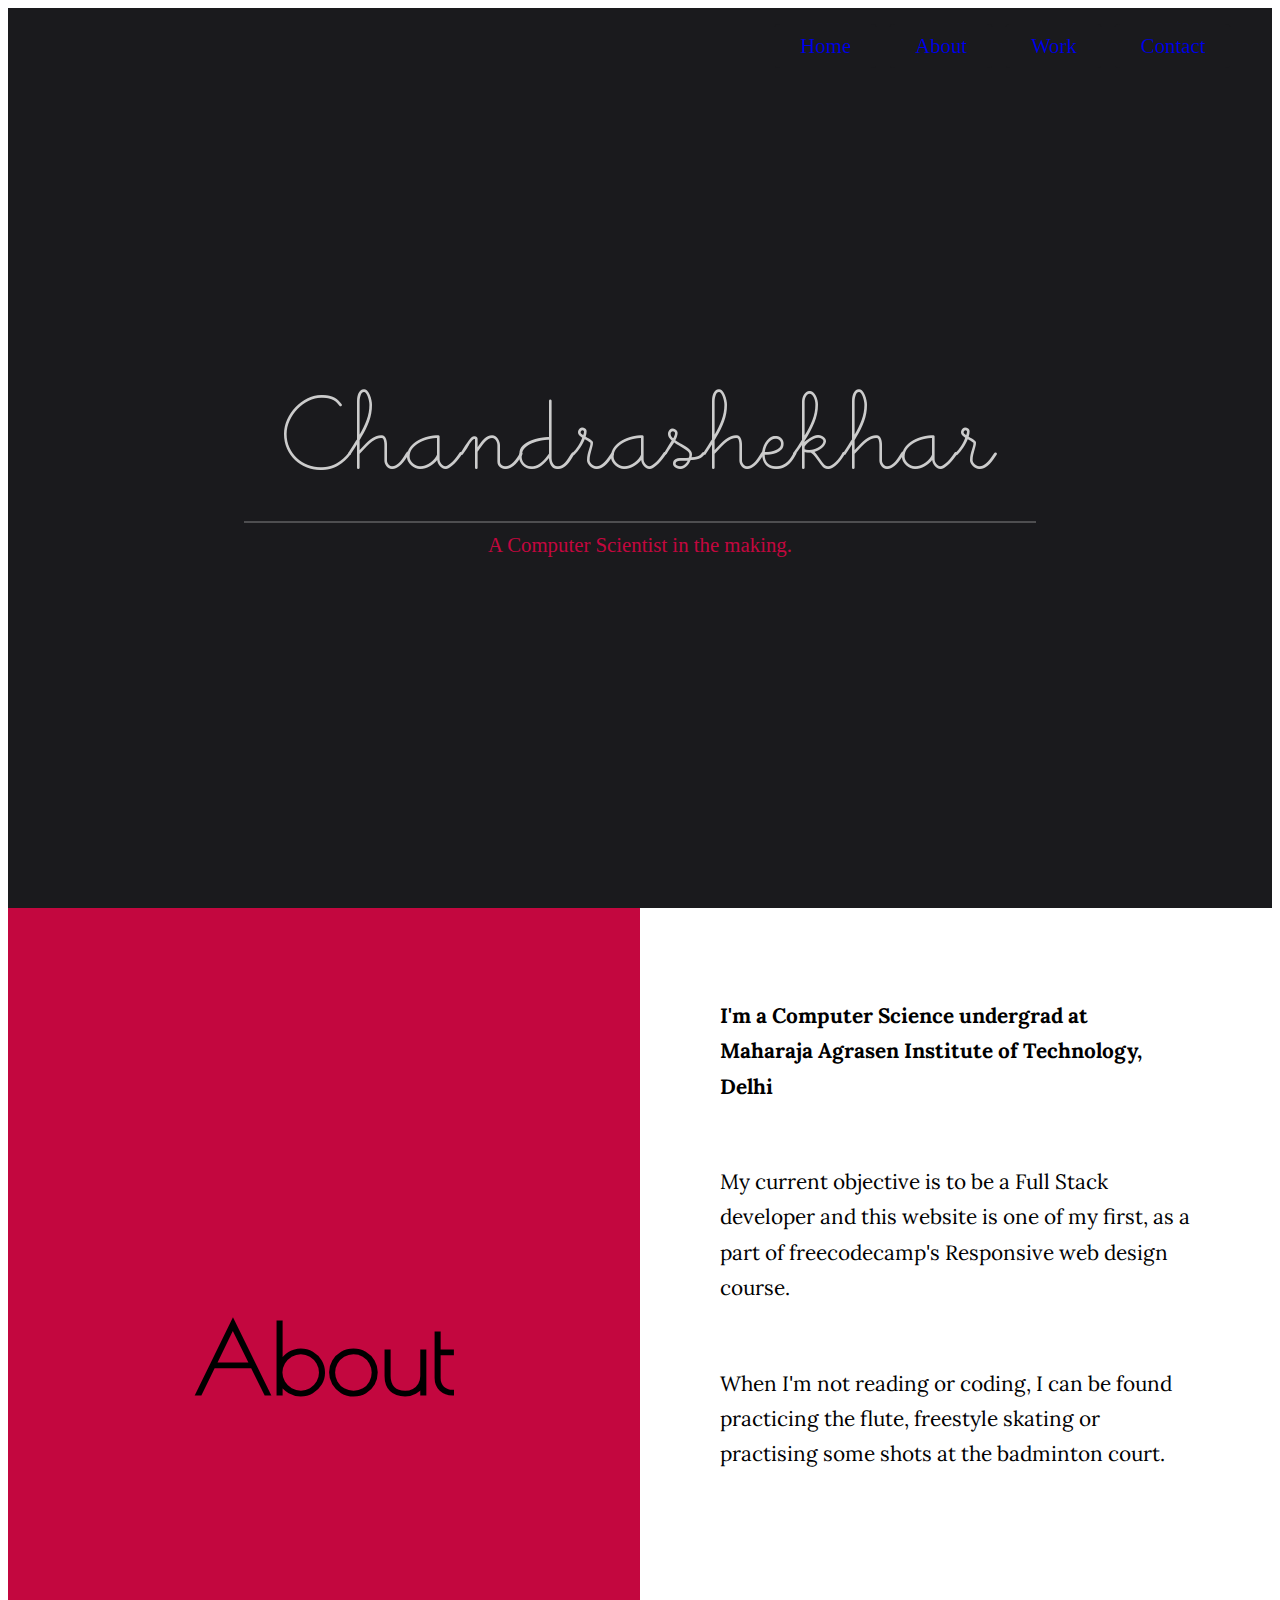
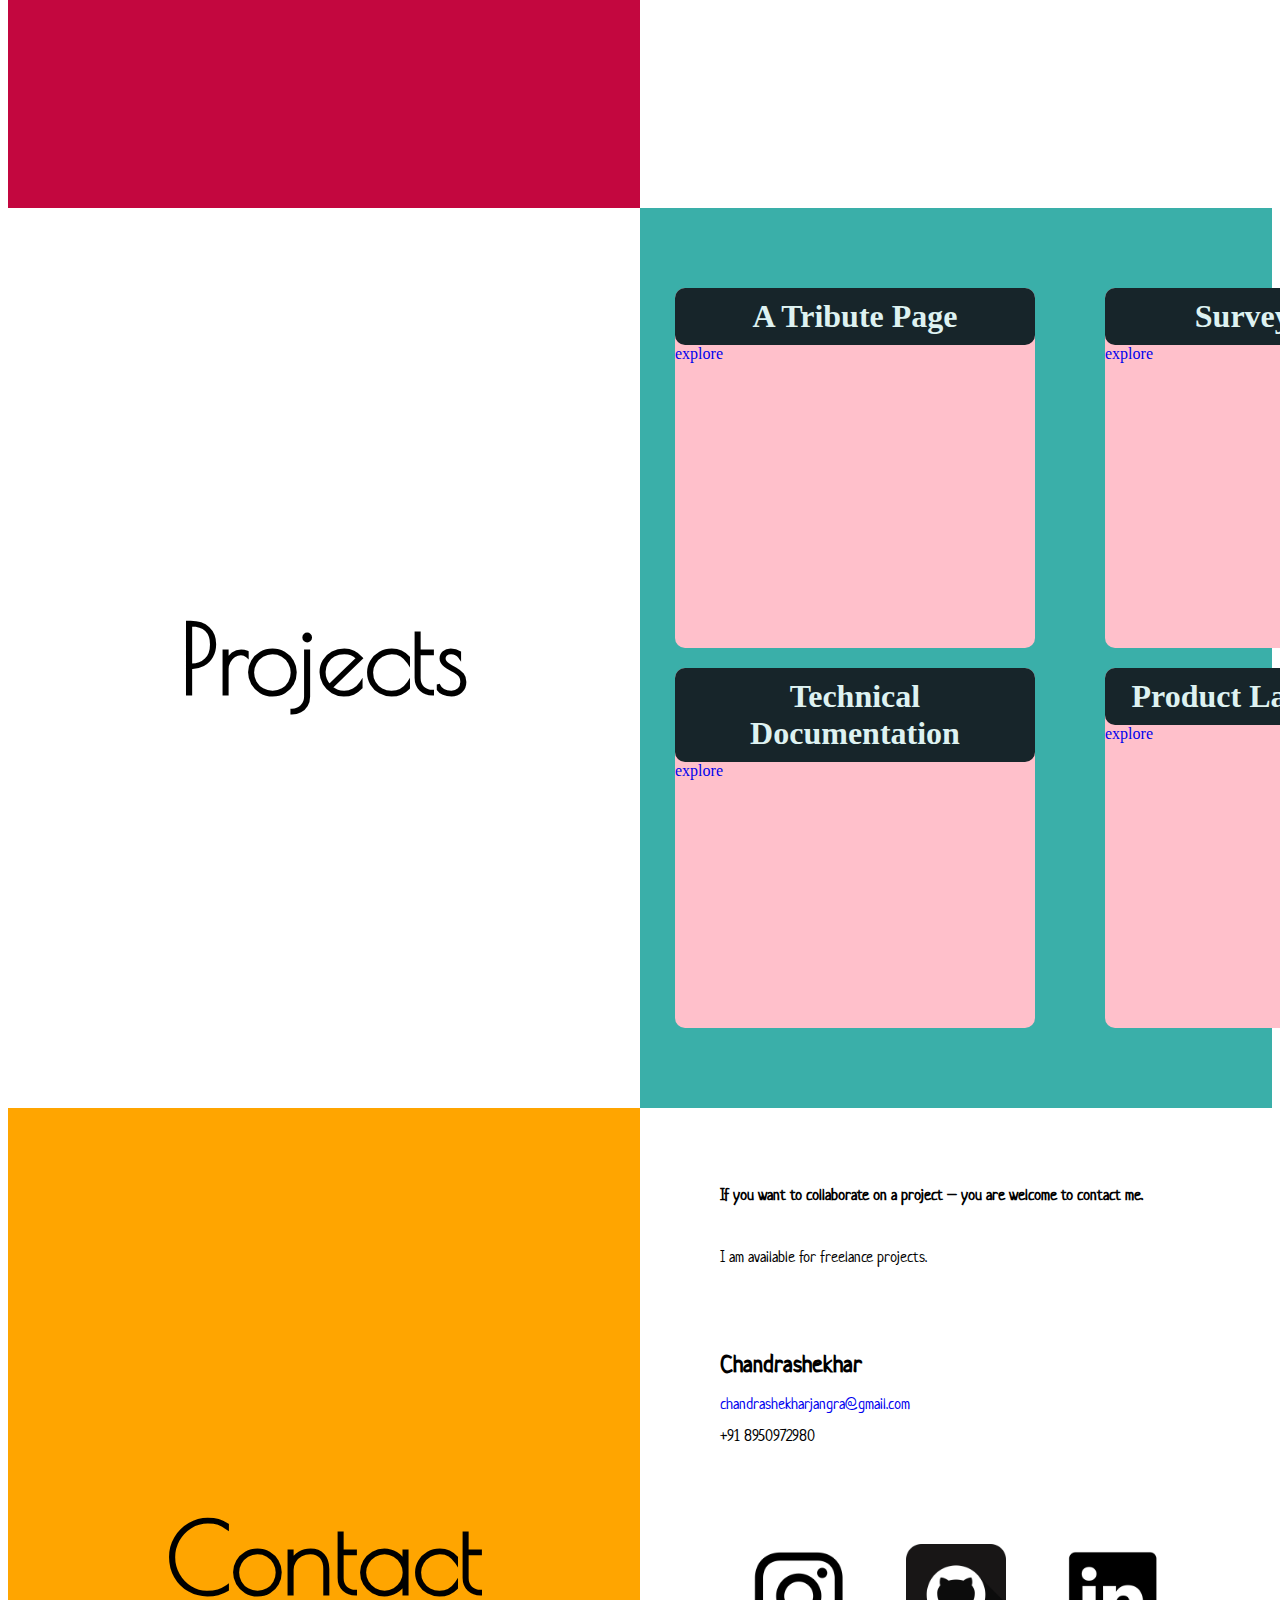
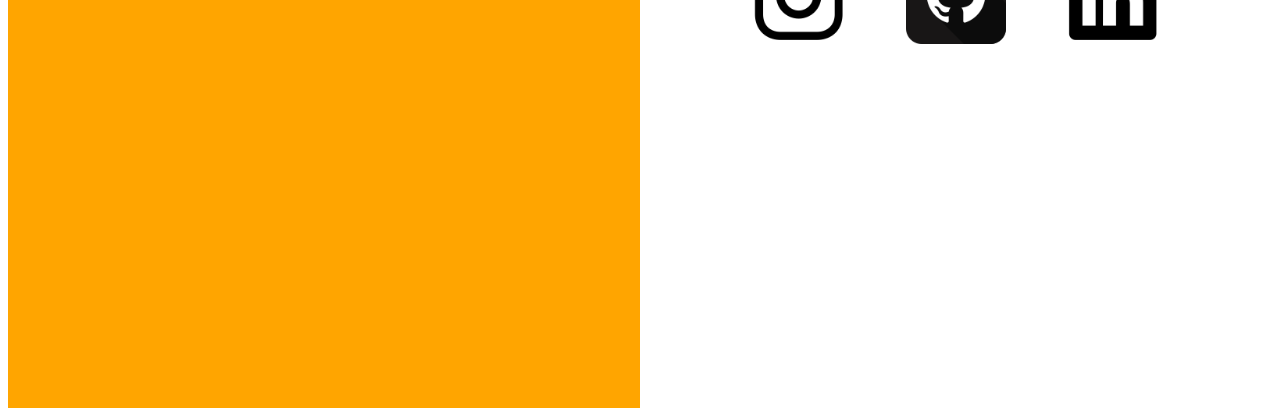
<file: Responsive Webpages/my_website/index.html>
<!DOCTYPE html>
<html lang="en" dir="ltr">
    <head>
        <meta charset="utf-8">
        <link rel="stylesheet" href="style.css">
        <link href="https://fonts.googleapis.com/css?family=Lora" rel="stylesheet">
        <link href="https://fonts.googleapis.com/css?family=Poiret+One" rel="stylesheet">
        <link href="https://fonts.googleapis.com/css?family=Neucha" rel="stylesheet">

        <title>Chandrashekhar</title>
    </head>
    <body>
        <header>

            <nav id="navbar">
                <ul>
                    <li><a href="#welcome-section"> Home </a> </li>
                    <li><a href="#about"> About </a> </li>
                    <li><a href="#projects"> Work </a> </li>
                    <li><a href="#contact"> Contact </a> </li>
                </ul>
            </nav>
        </header>

        <main>


            <section id="welcome-section" class="main-section">
                <div class="container">
                    <span>
                        <div class="hello">
                            <h1> <img class="my-name" src="templates/my-name.png" alt="Chandrashekhar"> </h1> <hr>
                            A Computer Scientist in the making.
                        </div>

                    </span>
                </div>
            </section>

            <section id="about" class="main-section">
                <div class="container">


                    <div id="half" class="slide">
                        <h1>About</h1>
                    </div>

                    <!-- <div class="image-container">

                        <img id="my-image" src="/home/shekhar/Downloads/my_picture.jpg" alt="">
                    </div> -->


                    <div id="half" class="content">
                        <div class="about-me">
                            <p class="para-1">I'm a Computer Science undergrad
                                at <br> Maharaja Agrasen Institute of Technology, Delhi
                            </p>

                            <p>
                                My current objective is to be a Full Stack developer
                                and this website is one of my first, as a part of
                                freecodecamp's Responsive web design
                                course.
                            </p>

                            <p>
                                When I'm not reading or coding, I can be found
                                practicing the flute, freestyle skating or practising
                                some shots at the badminton court.
                            </p>
                        </div>
                    </div>
                </div>
            </section>

            <section id="projects" class="main-section">
                <div class="container">

                    <div id="half" class="slide">
                        <h1>Projects</h1>
                    </div>

                    <div id="half" class="content">

                        <div class="line">
                            <div class="project-tile">

                                <h1>A Tribute Page</h1>
                                <div class="explore">
                                    <a href="../tribute/index.html" target="_blank" > explore </a>
                                </div>
                            </div>

                            <div class="project-tile">
                                <h1>Technical Documentation</h1>
                                <div class="explore">
                                    <a href="../document/index.html" target="_blank" > explore </a>
                                </div>
                            </div>

                        </div>

                        <div class="line">

                            <div class="project-tile">
                                <h1>Survey Form</h1>
                                <div class="explore">
                                    <a href="../survey/index.html" target="_blank" > explore </a>
                                </div>
                            </div>

                            <div class="project-tile">
                                <h1>Product Landing Page</h1>
                                <div class="explore">
                                    <a href="../landing/index.html" target="_blank" > explore </a>
                                </div>
                            </div>
                        </div>

                    </div>
                </div>
            </section>

            <section id="contact" class="main-section">
                <div class="container">

                    <div id="half" class="slide">
                        <h1>Contact</h1>
                    </div>

                    <div id="half" class="content">

                        <div class="contact-me">

                            <p class="para-1"> If you want to collaborate on a
                                project – you are welcome to contact me.</p>

                            <p class="para-2">I am available for freelance projects.</p>
                            <br>

                            <div class="details">
                                <p class="name" >Chandrashekhar</p>
                                <a href="mailto:chandrashekharjangra@gmail.com">
                                    <p>chandrashekharjangra@gmail.com</p>
                                </a>
                                <p>+91 8950972980</p>
                            </div>


                            <div class="link">
                                <div class="logo">
                                    <a id="profile-link" href="https://www.instagram.com/shekhar0809/?hl=en" target="_blank" >
                                        <img class="img-logo" src="templates/insta-logo.png" alt="Instagram">
                                    </a>
                                </div>

                                <div class="logo">
                                    <a id="profile-link" href="https://github.com/shekhar0809" target="_blank" >
                                        <img class="img-logo" src="templates/git-logo.png" alt="Github">
                                    </a>
                                </div>

                                <div class="logo">
                                    <a id="profile-link" href="#" target="_blank" >
                                        <img class="img-logo" src="templates/in-logo.png" alt="linked-in">
                                    </a>
                                </div>
                            </div>
                        </div>
                    </div>
                </div>
            </section>
        </main>
    </body>
</html>
</file>
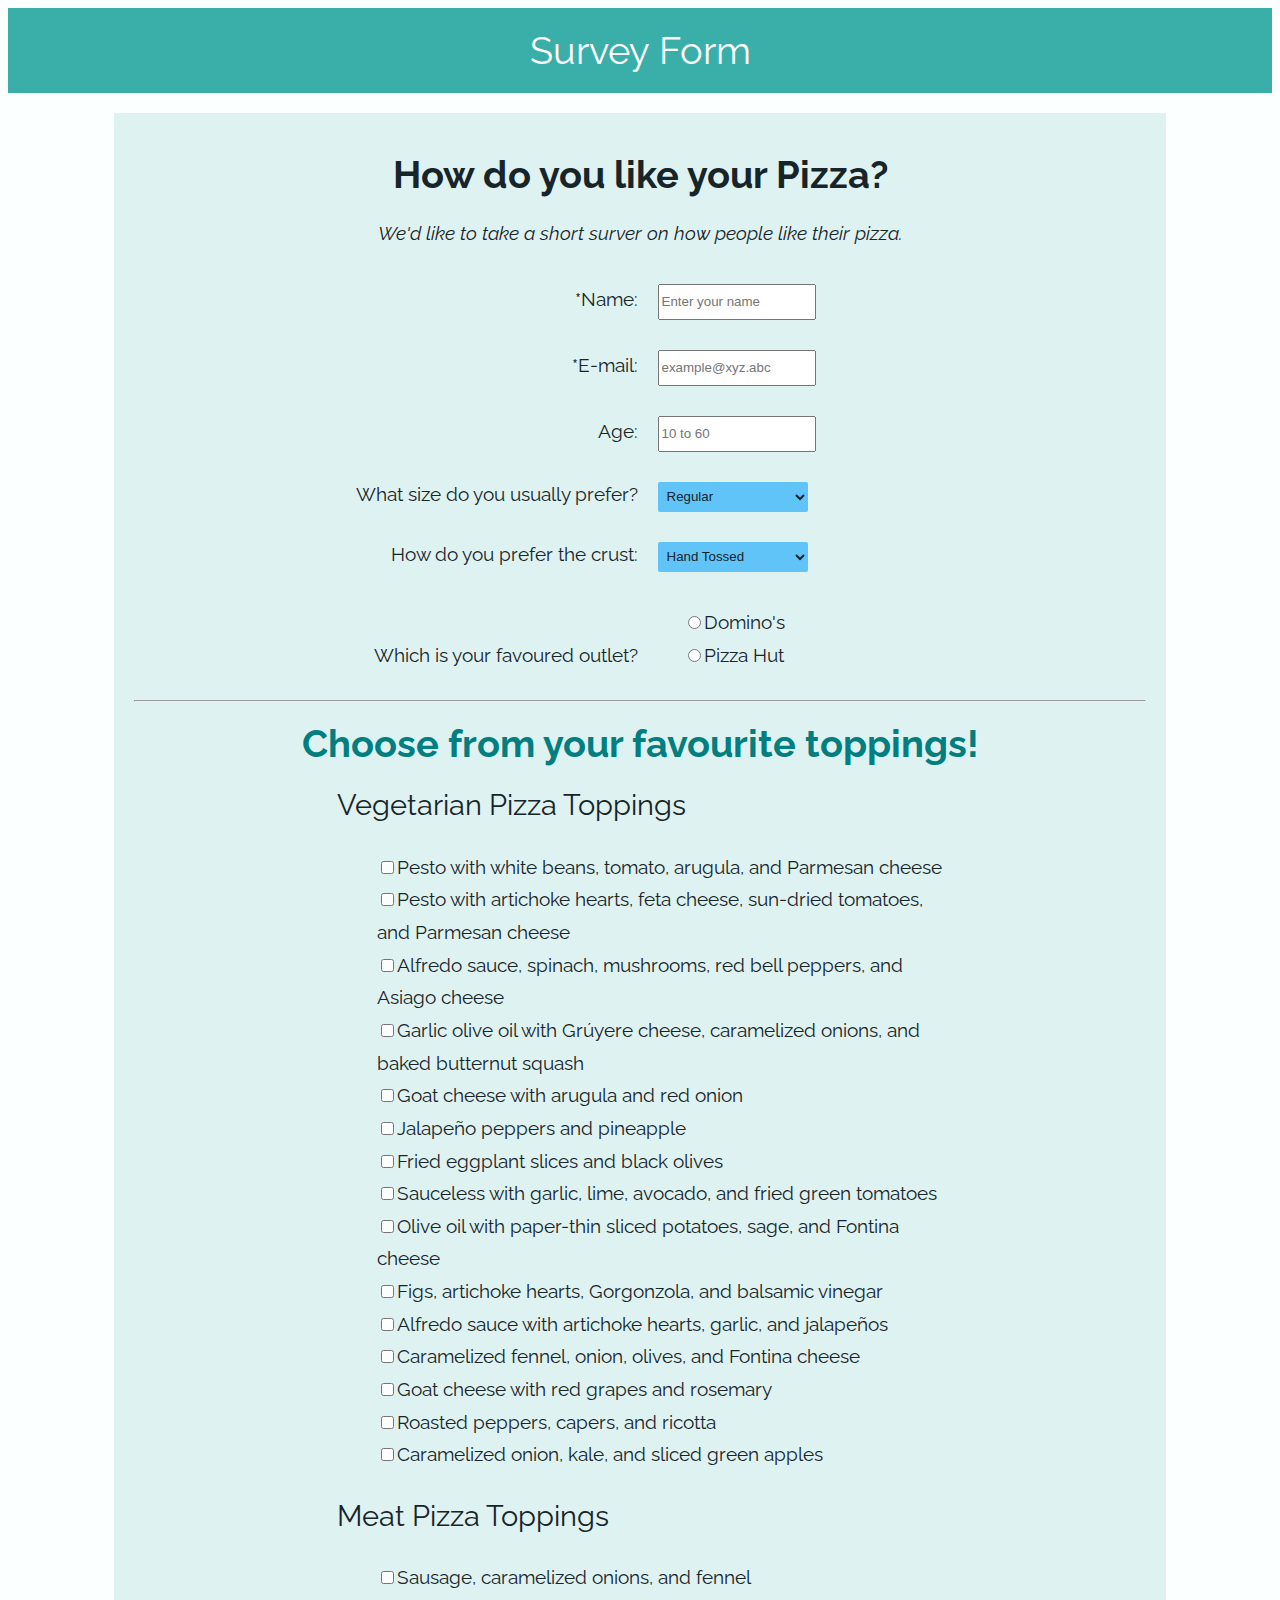
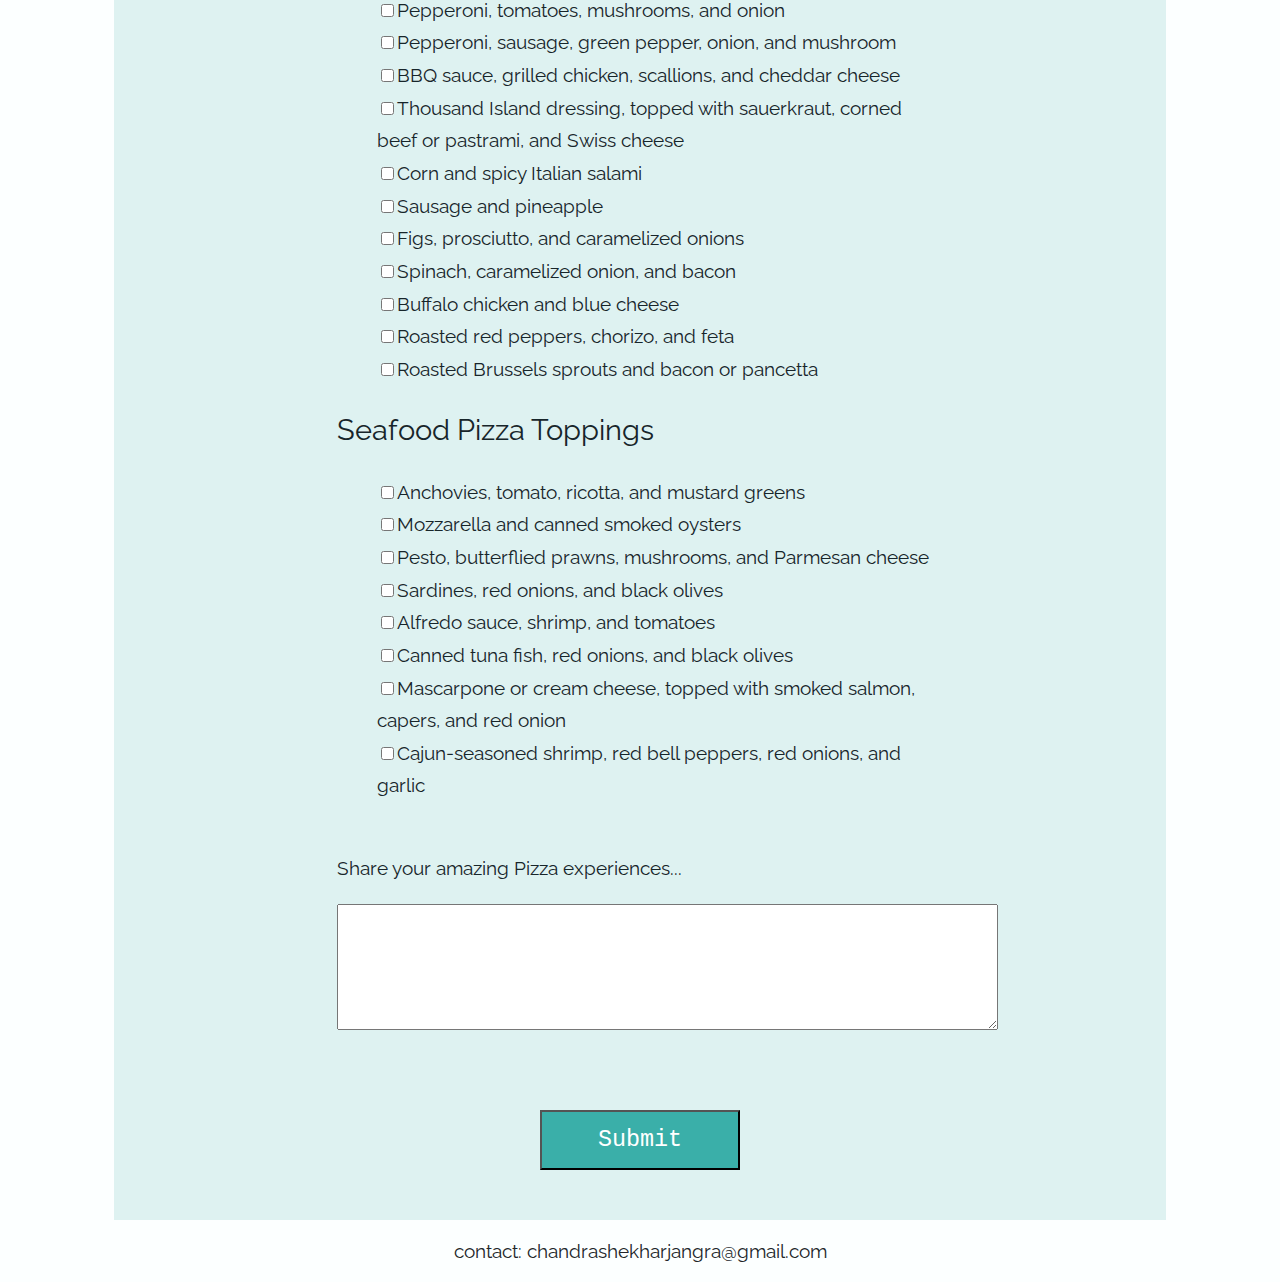
<file: Responsive Webpages/survey/index.html>
<!DOCTYPE html>
<html lang="en" dir="ltr">
<head>
    <link rel="stylesheet" href="style.css">
    <link href="https://fonts.googleapis.com/css?family=Raleway" rel="stylesheet">
    <meta charset="utf-8">
    <title>Pizza</title>
</head>

<body>
    <header>
        Survey Form
    </header>

    <div class="form">
        <h1 id="title">How do you like your Pizza?</h1>
        <p id="description">
            We'd like to take a short surver on how people like their pizza.
        </p>

        <div class="form-wrapper">
            <form id="survey-form">
                <div class="about-person">
                    <div class="name">
                        <div class="r-align">
                            <label id="name-label" for="name">*Name: </label>
                        </div>
                        <div class="l-align">
                            <input type="text" id="name" placeholder="Enter your name" name="Name" value="" required>
                        </div>
                    </div>

                    <div class="email">
                        <div class="r-align">
                            <label id="email-label" for="email">*E-mail: </label>
                        </div>
                        <div class="l-align">
                            <input type="email" id="email" placeholder="example@xyz.abc" name="Email" value="" required>
                        </div>
                    </div>

                    <div class="age">
                        <div class="r-align">
                            <label id="number-label" for="number">Age: </label>
                        </div>
                        <div class="l-align">
                            <input type="number" id="number" placeholder="10 to 60" name="Age" value="" min="10" max="60">
                        </div>
                    </div>
                </div>

                <div class="about-pizza">
                    <div class="size">
                        <div class="r-align">
                            <label for="p-size">What size do you usually prefer? </label>
                        </div>
                        <div class="l-align">
                            <select id="dropdown" >
                                <option disabled value>Select a value</option>
                                <option value="small">Regular</option>
                                <option value="medium">Medium</option>
                                <option value="large">Large</option>
                            </select>
                        </div>
                    </div>

                    <div class="crust">
                        <div class="r-align">
                            <label for="dropdown">How do you prefer the crust: </label>
                        </div>
                        <div class="l-align">
                            <select id="dropdown" >
                                <option disabled value>Select a value</option>
                                <option value="hand">Hand Tossed</option>
                                <option value="thin">Thin Crust</option>
                                <option value="roll">Flatbread</option>
                                <option value="cheese">Cheese Burst</option>
                                <option value="neapolitan">Neapolitan Crust</option>
                                <option value="chicago">Chicago Deep Dish</option>
                            </select>
                        </div>
                    </div>

                    <div class="brand">
                        <div class="r-align">
                            <label for="outlets">Which is your favoured outlet?</label>
                        </div>

                        <div class="l-align">
                            <ul id="outlets" style="list-style: none;">
                                <li>
                                    <label ><input type="radio" id="domino" name="outlet" value="domino">Domino's</label>
                                </li>

                                <li>
                                    <label ><input type="radio" id="hut" name="outlet" value="hut">Pizza Hut</label>
                                </li>
                            </ul>
                        </div>
                    </div>


                    <hr>

                    <div class="toppings">
                        <h1 class="choose">Choose from your favourite toppings!</h1>

                        <div class="topping">

                            <p class="heading-topping">Vegetarian Pizza Toppings</p>

                            <ul id="topping-list">
                                <li>
                                    <input type="checkbox" name="veg" value="1">Pesto with white beans, tomato, arugula, and Parmesan cheese
                                </li>

                                <li>
                                    <input type="checkbox" name="veg" value="2">Pesto with artichoke hearts, feta cheese, sun-dried tomatoes, and Parmesan cheese
                                </li>

                                <li>
                                    <input type="checkbox" name="veg" value="3">Alfredo sauce, spinach, mushrooms, red bell peppers, and Asiago cheese
                                </li>

                                <li>
                                    <input type="checkbox" name="veg" value="4">Garlic olive oil with Grúyere cheese, caramelized onions, and baked butternut squash
                                </li>

                                <li>
                                    <input type="checkbox" name="veg" value="5">Goat cheese with arugula and red onion
                                </li>

                                <li>
                                    <input type="checkbox" name="veg" value="6">Jalapeño peppers and pineapple
                                </li>

                                <li>
                                    <input type="checkbox" name="veg" value="7">Fried eggplant slices and black olives
                                </li>

                                <li>
                                    <input type="checkbox" name="veg" value="8">Sauceless with garlic, lime, avocado, and fried green tomatoes
                                </li>

                                <li>
                                    <input type="checkbox" name="veg" value="9">Olive oil with paper-thin sliced potatoes, sage, and Fontina cheese
                                </li>

                                <li>
                                    <input type="checkbox" name="veg" value="10">Figs, artichoke hearts, Gorgonzola, and balsamic vinegar
                                </li>

                                <li>
                                    <input type="checkbox" name="veg" value="11">Alfredo sauce with artichoke hearts, garlic, and jalapeños
                                </li>

                                <li>
                                    <input type="checkbox" name="veg" value="12">Caramelized fennel, onion, olives, and Fontina cheese
                                </li>

                                <li>
                                    <input type="checkbox" name="veg" value="13">Goat cheese with red grapes and rosemary
                                </li>

                                <li>
                                    <input type="checkbox" name="veg" value="14">Roasted peppers, capers, and ricotta
                                </li>

                                <li>
                                    <input type="checkbox" name="veg" value="15">Caramelized onion, kale, and sliced green apples
                                </li>
                            </ul>
                        </div>

                        <div class="topping">

                            <p class="heading-topping">Meat Pizza Toppings</p>

                            <ul id="topping-list">
                                <li>
                                    <input type="checkbox" name="meat" value="1">Sausage, caramelized onions, and fennel
                                </li>

                                <li>
                                    <input type="checkbox" name="meat" value="2">Pepperoni, tomatoes, mushrooms, and onion
                                </li>

                                <li>
                                    <input type="checkbox" name="meat" value="3">Pepperoni, sausage, green pepper, onion, and mushroom
                                </li>

                                <li>
                                    <input type="checkbox" name="meat" value="4">BBQ sauce, grilled chicken, scallions, and cheddar cheese
                                </li>

                                <li>
                                    <input type="checkbox" name="meat" value="5">Thousand Island dressing, topped with sauerkraut, corned beef or pastrami, and Swiss cheese
                                </li>

                                <li>
                                    <input type="checkbox" name="meat" value="6">Corn and spicy Italian salami
                                </li>

                                <li>
                                    <input type="checkbox" name="meat" value="7">Sausage and pineapple
                                </li>

                                <li>
                                    <input type="checkbox" name="meat" value="8">Figs, prosciutto, and caramelized onions
                                </li>

                                <li>
                                    <input type="checkbox" name="meat" value="9">Spinach, caramelized onion, and bacon
                                </li>

                                <li>
                                    <input type="checkbox" name="meat" value="10">Buffalo chicken and blue cheese
                                </li>

                                <li>
                                    <input type="checkbox" name="meat" value="11">Roasted red peppers, chorizo, and feta
                                </li>

                                <li>
                                    <input type="checkbox" name="meat" value="12">Roasted Brussels sprouts and bacon or pancetta
                                </li>
                            </ul>
                        </div>

                        <div class="topping">
                            <p class="heading-topping">Seafood Pizza Toppings</p>

                            <ul id="topping-list">
                                <li>
                                    <input type="checkbox" name="sea" value="1">Anchovies, tomato, ricotta, and mustard greens
                                </li>

                                <li>
                                    <input type="checkbox" name="sea" value="2">Mozzarella and canned smoked oysters
                                </li>

                                <li>
                                    <input type="checkbox" name="sea" value="3">Pesto, butterflied prawns, mushrooms, and Parmesan cheese
                                </li>

                                <li>
                                    <input type="checkbox" name="sea" value="4">Sardines, red onions, and black olives
                                </li>

                                <li>
                                    <input type="checkbox" name="sea" value="5">Alfredo sauce, shrimp, and tomatoes
                                </li>

                                <li>
                                    <input type="checkbox" name="sea" value="6">Canned tuna fish, red onions, and black olives
                                </li>

                                <li>
                                    <input type="checkbox" name="sea" value="7">Mascarpone or cream cheese, topped with smoked salmon, capers, and red onion
                                </li>

                                <li>
                                    <input type="checkbox" name="sea" value="8">Cajun-seasoned shrimp, red bell peppers, red onions, and garlic
                                </li>
                            </ul>
                        </div>
                    </div>

                    <div class="text">
                        <p>Share your amazing Pizza experiences...</p>
                        <textarea name="name" rows="8" cols="80"></textarea>
                    </div>

                    <div class="submit-wrapper">
                        <button id="submit" type="submit" name="button">Submit</button>
                    </div>
                </div>
            </form>
        </div>
    </div>

    <footer>
        contact: chandrashekharjangra@gmail.com
    </footer>

</body>
</html>
</file>
<file: Responsive Webpages/document/style.css>
html {
    line-height: 1.5em;
}

ul , a , li {
    text-decoration: none;
}

a {
    color: #ac3b61;
}

ul {
    list-style-type: none;
}

header {
    font-size: 1.7em;
    font-weight: bold;
}

#navbar {
    position: fixed;
    min-width: 280px;
    max-width: 300px;
    line-height: 2em;
    border-right: 4px solid black;
}

#navbar header {
    display: block;
    background-color: #3aafa9;
    color: #fff;
    padding: 20px 40px;
    text-align: center;
}

code {
    display: block;
    background-color: #eee;
}

#navbar {
    height:100%;
    overflow-y:auto;
    overflow-x:hidden;
}


#navbar li {
    color: black;
    position: relative;
    width: 100%;
    left: -50px;
    padding: 10px 30px;
    background-color: #eee2dc;
    border:  1px solid #aaabb8;
    border-bottom-width: 0;
    cursor: pointer;
}

#main-doc {
    position: absolute;
    margin-left: 310px;
    padding: 40px 40px;
}

@media (max-width: 600px) {
    body {
        background-color: #aaa;
    }
}
</file>
<file: Responsive Webpages/my_website/style.css>
a {
    text-decoration: none;
}

a:visited {
    color: orangered;
}

header {
    height: 70px;
    display: flex;
    color: black;
    background-color: transparent;
    z-index: 10;
}

hr {
    display: block;
    height: 2px;
    border: none;
    background-color: #4e4e50;
}

li {
    display: inline-block;
    position: relative;
    background-color: #1a1a1d;
    vertical-align: middle;
    padding: 10px 25px 10px 25px;
    cursor: pointer;
    margin-right: 10px;
    border-radius: 5%;
    color: #c3073f;
    font-size: 1.3em;
}

span {
    text-align: center;
    vertical-align: middle;
    margin: auto;
}

#about .slide {
    background-color: #c3073f;
}

#half {
    display: flex;
    width: 50%;
    min-height: 100vh;
    height: auto;
}

#my-image {
    position: absolute;
    height: 120px;
    width: auto;
    z-index: 50;
    top: 50px;
    transform: rotate(90deg);
    clip-path: polygon(75% 0, 100% 50%, 75% 100%, 25% 100%, 0 50%, 25% 0);
}

#navbar {
    position: fixed;
    height: 70px;
    right: 0;
    margin-right: 10px;
    margin-left: auto;
    z-index: 100;
    padding-right: 30px;
}

#projects .slide {
    background-color: white;
}

#projects .content {
    background-color: #3aafa9;
}

#welcome-section {
    margin-top: -70px;
    background-color: #1a1a1d;
    height: 100vh;
    color: #c3073f;
    font-size: 1.3em;
}

.about-me {
    margin: 30px 80px;
    font-size: 1.3em;
    line-height: 1.7em;
    color: black;
    font-family: 'Lora', serif;

}

.about-me .para-1 {
    font-weight: bold;
}

.about-me p {
    margin: 60px 0;
}

.contact-me {
    margin: 20px 40px 0 40px;
    width: 100%;
    font-family: 'Neucha', cursive;
    padding: 40px;
}

.contact-me .para-1 {
    font-weight: bold;
    margin-bottom: 40px;
}

.container {
    display: flex;
    width: 100%;
    min-height: 100vh;
    height: auto;
    margin-top: auto;
}

.content {
    background-color: #fff;
    position: relative;
    width: 100%;
}

.details {
    text-align: left;
    margin-top: 50px;
    padding: none;
    line-height: 1em;
}

.hello h1 {
    color: #fff;
}

/* .image-container {
    content: "";
    top: 130%;
    left: 50%;
    position: absolute;
    margin-left: -80px;
} */

.img-logo {
    height: 100px;
    width: auto;
}

.link {
    width: 100%;
    margin-top: 100px;
    display: flex;
    justify-content: space-around;
}

.line {
    margin: auto;
    padding: 30px 35px;
}

.logo {
    position: relative;
    display: inline-block;

}

.main-section {
    min-height: 100vh;
    height: auto;
}

.name {
    font-weight: bold;
    font-size: 1.5em;
}

.project-tile {
    height: 40vh;
    display: block;
    width: 40vh;
    margin: 20px 0;
    background-color: pink;
    border-radius: 10px;
}

.project-tile h1 {
    position: relative;
    margin: auto;
    text-align: center;
    color: #def2f1;
    padding: 10px;
    background-color: #17252a;
    border-radius: 10px;

}

.slide {
    background-color: orange;
    text-align: center;
    font-family: 'Poiret One', cursive;
    font-size: 3em;
}

.slide h1 {
    margin: auto;
}

@media ( max-width: 900px ) {
    .container {
        flex-wrap: wrap;
    }

    .slide {
        height: 100vh;
    }

    #half {
        width: 100%;
    }
}
</file>
<file: Responsive Webpages/survey/style.css>
footer {
    text-align: center;
    margin-bottom: 20px;
    color: #222629;
}

html {
    align-items: center;
    font-size: 1.2em;
    vertical-align: middle;
    font-family: 'Raleway', sans-serif;
    background-color: #fcffff;
}

header {
    text-align: center;
    font-size: 2em;
    background-color: #3aafa9;
    color: white;
    padding: 20px 40px;
}

#description {
    font-style: italic;
}

#dropdown {
    background-color: #61c4f9;
    border-radius: 2px;
    border: none;
    color: #17252a;
    padding: 5px;
    width: 150px;
    height: 30px;
    margin: 15px;
}

#dropdown:hover {
    background-color: #9eddff;
}

#submit {
    margin: 20px 10px 30px 10px;
    height: 60px;
    width: 200px;
    font-size: 1.5em;
    font-family: monospace;
    background-color: #3aafa9;
    color: #fff;
}

#submit:hover {
    background-color: #2b7a78;
    border: none;

    cursor: pointer;
}

#topping-list {
    list-style: none;
}

#name , #email , #number {
    width: 150px;
    height: 30px;
    margin: 15px;
}

.choose {
    color: #007e80;
}


.form {
    width: 80%;
    margin: 20px auto;
    text-align: center;
    line-height: 1.7em;
    padding: 20px;
    background-color: #def2f1;
    color: #17252a;
}

.heading-topping {
    font-size: 1.5em;
}

.l-align {
    display: inline-block;
    text-align: left;
    width: 40%;
}


.r-align {
    display: inline-block;
    text-align: right;
    width: 40%;
}


.text {
    width: 60%;
    margin: 50px auto;
    text-align: left;
}

.topping {
    width: 60%;
    margin: auto;
    text-align: left;
}
</file>
